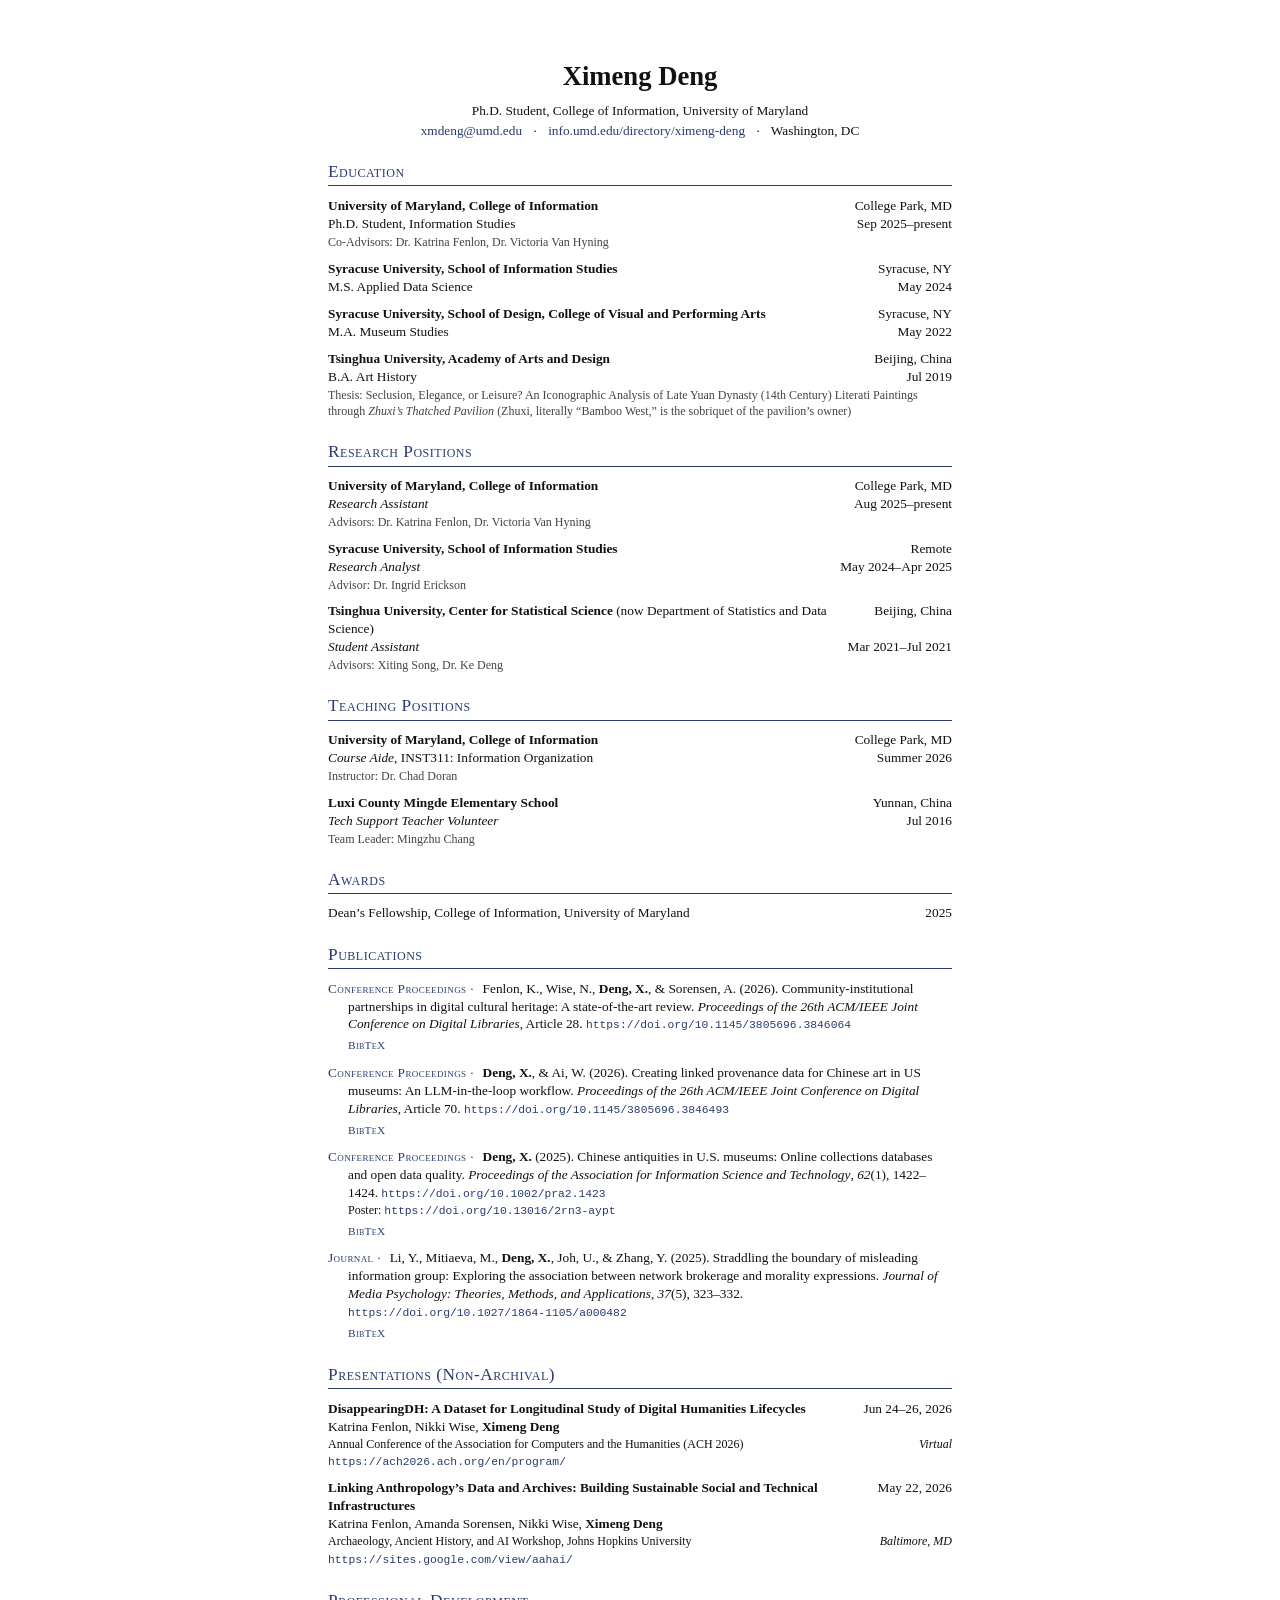
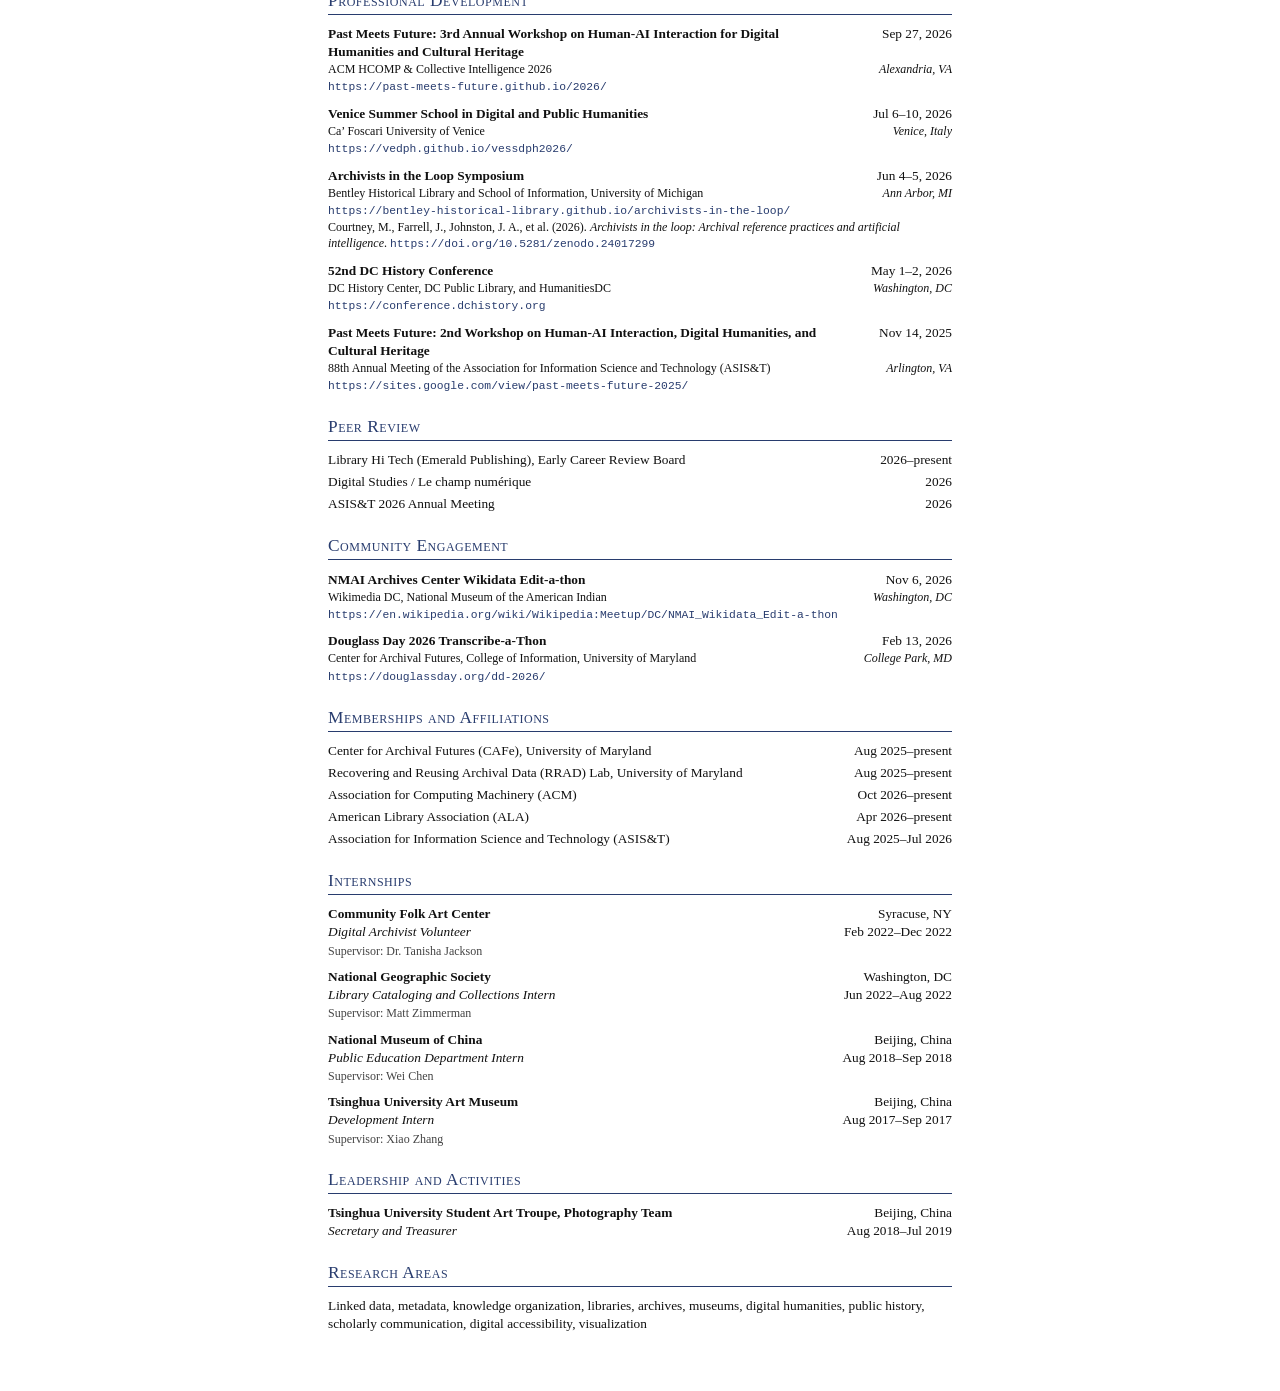
<file: cv/index.html>
<!doctype html>
<html lang="en">
<head>
  <meta charset="utf-8">
  <meta name="viewport" content="width=device-width, initial-scale=1">
  <title>Ximeng Deng — CV</title>
  <link rel="stylesheet" href="style.css">
</head>
<body>
<main class="cv">

  <!-- ============ Header ============ -->
  <header>
    <h1>Ximeng Deng</h1>
    <p>Ph.D. Student, College of Information, University of Maryland</p>
    <p>
      <a href="mailto:xmdeng@umd.edu">xmdeng@umd.edu</a>
      <span class="sep">·</span>
      <a href="https://info.umd.edu/directory/ximeng-deng/">info.umd.edu/directory/ximeng-deng</a>
      <span class="sep">·</span>
      Washington, DC
    </p>
  </header>

  <!-- ============ Education ============ -->
  <section>
    <h2>Education</h2>

    <div class="entry org">
      <div class="row"><span class="title">University of Maryland, College of Information</span><span class="loc">College Park, MD</span></div>
      <div class="row"><span>Ph.D. Student, Information Studies</span><span class="date">Sep 2025–present</span></div>
      <div class="note">Co-Advisors: Dr. Katrina Fenlon, Dr. Victoria Van Hyning</div>
    </div>

    <div class="entry org">
      <div class="row"><span class="title">Syracuse University, School of Information Studies</span><span class="loc">Syracuse, NY</span></div>
      <div class="row"><span>M.S. Applied Data Science</span><span class="date">May 2024</span></div>
    </div>

    <div class="entry org">
      <div class="row"><span class="title">Syracuse University, School of Design, College of Visual and Performing Arts</span><span class="loc">Syracuse, NY</span></div>
      <div class="row"><span>M.A. Museum Studies</span><span class="date">May 2022</span></div>
    </div>

    <div class="entry org">
      <div class="row"><span class="title">Tsinghua University, Academy of Arts and Design</span><span class="loc">Beijing, China</span></div>
      <div class="row"><span>B.A. Art History</span><span class="date">Jul 2019</span></div>
      <div class="note">Thesis: Seclusion, Elegance, or Leisure? An Iconographic Analysis of Late Yuan Dynasty (14th Century) Literati Paintings through <i>Zhuxi’s Thatched Pavilion</i> (Zhuxi, literally “Bamboo West,” is the sobriquet of the pavilion’s owner)</div>
    </div>
  </section>

  <!-- ============ Research Positions ============ -->
  <section>
    <h2>Research Positions</h2>

    <div class="entry org">
      <div class="row"><span class="title">University of Maryland, College of Information</span><span class="loc">College Park, MD</span></div>
      <div class="row"><span><i>Research Assistant</i></span><span class="date">Aug 2025–present</span></div>
      <div class="note">Advisors: Dr. Katrina Fenlon, Dr. Victoria Van Hyning</div>
    </div>

    <div class="entry org">
      <div class="row"><span class="title">Syracuse University, School of Information Studies</span><span class="loc">Remote</span></div>
      <div class="row"><span><i>Research Analyst</i></span><span class="date">May 2024–Apr 2025</span></div>
      <div class="note">Advisor: Dr. Ingrid Erickson</div>
    </div>

    <div class="entry org">
      <div class="row"><span class="title">Tsinghua University, Center for Statistical Science <span class="now">(now Department of Statistics and Data Science)</span></span><span class="loc">Beijing, China</span></div>
      <div class="row"><span><i>Student Assistant</i></span><span class="date">Mar 2021–Jul 2021</span></div>
      <div class="note">Advisors: Xiting Song, Dr. Ke Deng</div>
    </div>
  </section>

  <!-- ============ Teaching Positions ============ -->
  <section>
    <h2>Teaching Positions</h2>

    <div class="entry org">
      <div class="row"><span class="title">University of Maryland, College of Information</span><span class="loc">College Park, MD</span></div>
      <div class="row"><span><i>Course Aide</i>, INST311: Information Organization</span><span class="date">Summer 2026</span></div>
      <div class="note">Instructor: Dr. Chad Doran</div>
    </div>

    <div class="entry org">
      <div class="row"><span class="title">Luxi County Mingde Elementary School</span><span class="loc">Yunnan, China</span></div>
      <div class="row"><span><i>Tech Support Teacher Volunteer</i></span><span class="date">Jul 2016</span></div>
      <div class="note">Team Leader: Mingzhu Chang</div>
    </div>
  </section>

  <!-- ============ Awards ============ -->
  <section>
    <h2>Awards</h2>

    <ul class="plain">
      <li class="row"><span>Dean’s Fellowship, College of Information, University of Maryland</span><span class="date">2025</span></li>
    </ul>
  </section>

  <!-- ============ Publications ============ -->
  <section>
    <h2>Publications</h2>

    <!-- PUBLICATIONS:START (generated by build.py from publications.bib; do not edit by hand) -->
    <ul class="pubs">
      <li>
        <span class="tag">Conference Proceedings</span>
        Fenlon, K., Wise, N., <b>Deng, X.</b>, &amp; Sorensen, A. (2026). Community-institutional partnerships in digital cultural heritage: A state-of-the-art review. <em>Proceedings of the 26th ACM/IEEE Joint Conference on Digital Libraries</em>, Article 28. <a class="url" href="https://doi.org/10.1145/3805696.3846064">https://doi.org/10.1145/3805696.3846064</a>
        <details class="bib"><summary>BibTeX</summary><pre>@inproceedings{10.1145/3805696.3846064,
author = {Fenlon, Katrina and Wise, Nikki and Deng, Ximeng and Sorensen, Amanda},
title = {Community-institutional partnerships in digital cultural heritage: A state-of-the-art review},
year = {2026},
isbn = {9798400725975},
publisher = {Association for Computing Machinery},
address = {New York, NY, USA},
url = {https://doi.org/10.1145/3805696.3846064},
doi = {10.1145/3805696.3846064},
abstract = {Cultural institutions increasingly partner with communities of all kinds to collect and steward the burgeoning record of our digital cultural heritage. However, there is little empirical work characterizing the landscape of partnerships: what they specifically aim to achieve, how they go about it, and where we might find gaps in practice or opportunities to increase community engagement in digital cultural heritage work. We conducted a state-of-the-art-review to understand the state of community-institutional partnerships in digital cultural heritage. Our review began with the question: How are institutions contributing to the preservation and sustainability of community-driven cultural heritage projects? This review covers 181 partnership projects, identifying 12 primary objectives driving these projects and 24 high-level approaches they take in pursuit of their goals. Our findings suggest opportunities to broaden the conversation on digital curation and digital preservation for cultural collections, and to examine digital infrastructures for improving collaborative and community-engaged efforts. Our framework of objectives and approaches offers a vocabulary for communities and institutions to use in partnership planning, including for finding appropriate opportunities for leveraging emerging technologies in support of their collaborative work.},
booktitle = {Proceedings of the 26th ACM/IEEE Joint Conference on Digital Libraries},
articleno = {28},
numpages = {5},
keywords = {Community, Digital archives, Digital cultural heritage, Digital preservation, Sustainability, collaboration},
location = {Frisco, USA},
series = {JCDL '26}
}</pre></details>
      </li>
      <li>
        <span class="tag">Conference Proceedings</span>
        <b>Deng, X.</b>, &amp; Ai, W. (2026). Creating linked provenance data for Chinese art in US museums: An LLM-in-the-loop workflow. <em>Proceedings of the 26th ACM/IEEE Joint Conference on Digital Libraries</em>, Article 70. <a class="url" href="https://doi.org/10.1145/3805696.3846493">https://doi.org/10.1145/3805696.3846493</a>
        <details class="bib"><summary>BibTeX</summary><pre>@inproceedings{10.1145/3805696.3846493,
author = {Deng, Ximeng and Ai, Wei},
title = {Creating Linked Provenance Data for {Chinese} Art in {US} Museums: An {LLM}-in-the-Loop Workflow},
year = {2026},
isbn = {9798400725975},
publisher = {Association for Computing Machinery},
address = {New York, NY, USA},
url = {https://doi.org/10.1145/3805696.3846493},
doi = {10.1145/3805696.3846493},
abstract = {Provenance research investigates the ownership histories of museum objects, but records are typically documented as semi-structured or unstructured free text, which limits computational and comparative analysis within and across institutions. This paper presents a reusable LLM-in-the-loop workflow—with all scripts and prompts shared—that transforms such records into structured, authority-linked data through schema-constrained extraction, source-grounding validation, entity pooling, Wikidata reconciliation, and disambiguation, with audit metadata preserved throughout to support traceability and human review. We applied the workflow to 1,829 provenance records of pre-1912 Chinese artworks at the Art Institute of Chicago. The workflow identified 314 distinct collecting actors, of which 114 were matched to Wikidata. Newly created Wikidata items were also incorporated in subsequent runs, showing that the workflow supports the participation of Libraries, Archives, and Museums (LAMs) in building shared authority data. Beyond the pilot dataset, the workflow contributes to digital scholarship infrastructure for non-Western collections, enabling researchers to map historical collecting networks and formulate new questions made possible by linked data.},
booktitle = {Proceedings of the 26th ACM/IEEE Joint Conference on Digital Libraries},
articleno = {70},
numpages = {5},
location = {Frisco, USA},
series = {JCDL '26}
}</pre></details>
      </li>
      <li>
        <span class="tag">Conference Proceedings</span>
        <b>Deng, X.</b> (2025). Chinese antiquities in U.S. museums: Online collections databases and open data quality. <em>Proceedings of the Association for Information Science and Technology</em>, <em>62</em>(1), 1422–1424. <a class="url" href="https://doi.org/10.1002/pra2.1423">https://doi.org/10.1002/pra2.1423</a>
        <span class="extra">Poster: <a class="url" href="https://doi.org/10.13016/2rn3-aypt">https://doi.org/10.13016/2rn3-aypt</a></span>
        <details class="bib"><summary>BibTeX</summary><pre>@article{https://doi.org/10.1002/pra2.1423,
author = {Deng, Ximeng},
title = {{Chinese} Antiquities in {U.S.\ }Museums: Online Collections Databases and Open Data Quality},
journal = {Proceedings of the Association for Information Science and Technology},
volume = {62},
number = {1},
pages = {1422-1424},
keywords = {Museum Informatics, open data, collection access, digital cataloging, provenance},
doi = {10.1002/pra2.1423},
url = {https://asistdl.onlinelibrary.wiley.com/doi/abs/10.1002/pra2.1423},
eprint = {https://asistdl.onlinelibrary.wiley.com/doi/pdf/10.1002/pra2.1423},
abstract = {Bringing museum information resources online benefits the public and researchers. Despite decades of digitization, open access, and collaborative data sharing initiatives, few empirical studies have evaluated information retrieval effectiveness and open data quality. This poster uses web-based content analysis and a case study to review over 180,000 Chinese antiquities in 61 U.S. museums. Findings reveal intertwined curatorial and cataloging practices, challenges around the structural-flexibility tradeoff, and limited inter-institutional data interoperability. This poster contributes to the digital curation of non-Western cultural objects, digital scholarships, and provenance research.},
year = {2025}
}

@misc{deng2025poster,
author = {Deng, Ximeng},
title = {{Chinese} Antiquities in {US} Museums: Online Collections Databases and Open Data Quality},
year = {2025},
howpublished = {Poster presented at the 88th Annual Meeting of the Association for Information Science and Technology (ASIS\&amp;T 2025), Arlington, VA},
publisher = {Digital Repository at the University of Maryland (DRUM)},
doi = {10.13016/2rn3-aypt},
url = {http://hdl.handle.net/1903/35231},
note = {Poster}
}</pre></details>
      </li>
      <li>
        <span class="tag">Journal</span>
        Li, Y., Mitiaeva, M., <b>Deng, X.</b>, Joh, U., &amp; Zhang, Y. (2025). Straddling the boundary of misleading information group: Exploring the association between network brokerage and morality expressions. <em>Journal of Media Psychology: Theories, Methods, and Applications</em>, <em>37</em>(5), 323–332. <a class="url" href="https://doi.org/10.1027/1864-1105/a000482">https://doi.org/10.1027/1864-1105/a000482</a>
        <details class="bib"><summary>BibTeX</summary><pre>@article{li2025straddling,
author = {Li, Yiqi and Mitiaeva, Marina and Deng, Ximeng and Joh, Una and Zhang, Yafei},
title = {Straddling the boundary of misleading information group: Exploring the association between network brokerage and morality expressions},
journal = {Journal of Media Psychology: Theories, Methods, and Applications},
volume = {37},
number = {5},
pages = {323--332},
year = {2025},
issn = {1864-1105},
doi = {10.1027/1864-1105/a000482},
abstract = {Existing misleading information studies mostly focus on either the message content or social network structures, overlooking the association between the content and structural factors. This research examines the role of brokers, the key network actors straddling between misleading and true/regular information groups. Content-wise, morality expressions are examined, which signal social media users’ expressions toward what is right and wrong. This research provides insights into the understudied relationship between network brokerage and moral expressions and identifies connections between moral foundation and network brokerage theories. Findings suggest that binding morality (i.e., authority and loyalty) is dominant among network brokers. Practical strategies are suggested toward potentially harnessing the power of brokers and moral framing to help combat the spread of misleading information.},
url = {https://doi.org/10.1027/1864-1105/a000482}
}</pre></details>
      </li>
    </ul>
    <!-- PUBLICATIONS:END -->
  </section>

  <!-- ============ Presentations (Non-Archival) ============ -->
  <section>
    <h2>Presentations (Non-Archival)</h2>

    <div class="entry">
      <div class="row"><span class="title">DisappearingDH: A Dataset for Longitudinal Study of Digital Humanities Lifecycles</span><span class="date">Jun 24–26, 2026</span></div>
      <div>Katrina Fenlon, Nikki Wise, <b>Ximeng Deng</b></div>
      <div class="row venue"><span>Annual Conference of the Association for Computers and the Humanities (ACH 2026)</span><span class="loc">Virtual</span></div>
      <a class="url" href="https://ach2026.ach.org/en/program/">https://ach2026.ach.org/en/program/</a>
    </div>

    <div class="entry">
      <div class="row"><span class="title">Linking Anthropology’s Data and Archives: Building Sustainable Social and Technical Infrastructures</span><span class="date">May 22, 2026</span></div>
      <div>Katrina Fenlon, Amanda Sorensen, Nikki Wise, <b>Ximeng Deng</b></div>
      <div class="row venue"><span>Archaeology, Ancient History, and AI Workshop, Johns Hopkins University</span><span class="loc">Baltimore, MD</span></div>
      <a class="url" href="https://sites.google.com/view/aahai/">https://sites.google.com/view/aahai/</a>
    </div>
  </section>

  <!-- ============ Professional Development ============ -->
  <section>
    <h2>Professional Development</h2>

    <div class="entry">
      <div class="row"><span class="title">Past Meets Future: 3rd Annual Workshop on Human-AI Interaction for Digital Humanities and Cultural Heritage</span><span class="date">Sep 27, 2026</span></div>
      <div class="row venue"><span>ACM HCOMP &amp; Collective Intelligence 2026</span><span class="loc">Alexandria, VA</span></div>
      <a class="url" href="https://past-meets-future.github.io/2026/">https://past-meets-future.github.io/2026/</a>
    </div>

    <div class="entry">
      <div class="row"><span class="title">Venice Summer School in Digital and Public Humanities</span><span class="date">Jul 6–10, 2026</span></div>
      <div class="row venue"><span>Ca’ Foscari University of Venice</span><span class="loc">Venice, Italy</span></div>
      <a class="url" href="https://vedph.github.io/vessdph2026/">https://vedph.github.io/vessdph2026/</a>
    </div>

    <div class="entry">
      <div class="row"><span class="title">Archivists in the Loop Symposium</span><span class="date">Jun 4–5, 2026</span></div>
      <div class="row venue"><span>Bentley Historical Library and School of Information, University of Michigan</span><span class="loc">Ann Arbor, MI</span></div>
      <a class="url" href="https://bentley-historical-library.github.io/archivists-in-the-loop/">https://bentley-historical-library.github.io/archivists-in-the-loop/</a>
      <span class="extra">Courtney, M., Farrell, J., Johnston, J. A., et al. (2026). <i>Archivists in the loop: Archival reference practices and artificial intelligence</i>. <a class="url" href="https://doi.org/10.5281/zenodo.24017299">https://doi.org/10.5281/zenodo.24017299</a></span>
    </div>

    <div class="entry">
      <div class="row"><span class="title">52nd DC History Conference</span><span class="date">May 1–2, 2026</span></div>
      <div class="row venue"><span>DC History Center, DC Public Library, and HumanitiesDC</span><span class="loc">Washington, DC</span></div>
      <a class="url" href="https://conference.dchistory.org">https://conference.dchistory.org</a>
    </div>

    <div class="entry">
      <div class="row"><span class="title">Past Meets Future: 2nd Workshop on Human-AI Interaction, Digital Humanities, and Cultural Heritage</span><span class="date">Nov 14, 2025</span></div>
      <div class="row venue"><span>88th Annual Meeting of the Association for Information Science and Technology (ASIS&amp;T)</span><span class="loc">Arlington, VA</span></div>
      <a class="url" href="https://sites.google.com/view/past-meets-future-2025/">https://sites.google.com/view/past-meets-future-2025/</a>
    </div>
  </section>

  <!-- ============ Peer Review ============ -->
  <section>
    <h2>Peer Review</h2>

    <ul class="plain">
      <li class="row"><span>Library Hi Tech (Emerald Publishing), Early Career Review Board</span><span class="date">2026–present</span></li>
      <li class="row"><span>Digital Studies / Le champ numérique</span><span class="date">2026</span></li>
      <li class="row"><span>ASIS&amp;T 2026 Annual Meeting</span><span class="date">2026</span></li>
    </ul>
  </section>

  <!-- ============ Community Engagement ============ -->
  <section>
    <h2>Community Engagement</h2>

    <div class="entry">
      <div class="row"><span class="title">NMAI Archives Center Wikidata Edit-a-thon</span><span class="date">Nov 6, 2026</span></div>
      <div class="row venue"><span>Wikimedia DC, National Museum of the American Indian</span><span class="loc">Washington, DC</span></div>
      <a class="url" href="https://en.wikipedia.org/wiki/Wikipedia:Meetup/DC/NMAI_Wikidata_Edit-a-thon">https://en.wikipedia.org/wiki/Wikipedia:Meetup/DC/NMAI_Wikidata_Edit-a-thon</a>
    </div>

    <div class="entry">
      <div class="row"><span class="title">Douglass Day 2026 Transcribe-a-Thon</span><span class="date">Feb 13, 2026</span></div>
      <div class="row venue"><span>Center for Archival Futures, College of Information, University of Maryland</span><span class="loc">College Park, MD</span></div>
      <a class="url" href="https://douglassday.org/dd-2026/">https://douglassday.org/dd-2026/</a>
    </div>
  </section>

  <!-- ============ Memberships and Affiliations ============ -->
  <section>
    <h2>Memberships and Affiliations</h2>

    <ul class="plain">
      <li class="row"><span>Center for Archival Futures (CAFe), University of Maryland</span><span class="date">Aug 2025–present</span></li>
      <li class="row"><span>Recovering and Reusing Archival Data (RRAD) Lab, University of Maryland</span><span class="date">Aug 2025–present</span></li>
      <li class="row"><span>Association for Computing Machinery (ACM)</span><span class="date">Oct 2026–present</span></li>
      <li class="row"><span>American Library Association (ALA)</span><span class="date">Apr 2026–present</span></li>
      <li class="row"><span>Association for Information Science and Technology (ASIS&amp;T)</span><span class="date">Aug 2025–Jul 2026</span></li>
    </ul>
  </section>

  <!-- ============ Internships ============ -->
  <section>
    <h2>Internships</h2>

    <div class="entry org">
      <div class="row"><span class="title">Community Folk Art Center</span><span class="loc">Syracuse, NY</span></div>
      <div class="row"><span><i>Digital Archivist Volunteer</i></span><span class="date">Feb 2022–Dec 2022</span></div>
      <div class="note">Supervisor: Dr. Tanisha Jackson</div>
    </div>

    <div class="entry org">
      <div class="row"><span class="title">National Geographic Society</span><span class="loc">Washington, DC</span></div>
      <div class="row"><span><i>Library Cataloging and Collections Intern</i></span><span class="date">Jun 2022–Aug 2022</span></div>
      <div class="note">Supervisor: Matt Zimmerman</div>
    </div>

    <div class="entry org">
      <div class="row"><span class="title">National Museum of China</span><span class="loc">Beijing, China</span></div>
      <div class="row"><span><i>Public Education Department Intern</i></span><span class="date">Aug 2018–Sep 2018</span></div>
      <div class="note">Supervisor: Wei Chen</div>
    </div>

    <div class="entry org">
      <div class="row"><span class="title">Tsinghua University Art Museum</span><span class="loc">Beijing, China</span></div>
      <div class="row"><span><i>Development Intern</i></span><span class="date">Aug 2017–Sep 2017</span></div>
      <div class="note">Supervisor: Xiao Zhang</div>
    </div>
  </section>

  <!-- ============ Leadership and Activities ============ -->
  <section>
    <h2>Leadership and Activities</h2>

    <div class="entry org">
      <div class="row"><span class="title">Tsinghua University Student Art Troupe, Photography Team</span><span class="loc">Beijing, China</span></div>
      <div class="row"><span><i>Secretary and Treasurer</i></span><span class="date">Aug 2018–Jul 2019</span></div>
    </div>

  </section>

  <!-- ============ Research Areas ============ -->
  <section>
    <h2>Research Areas</h2>
    <p class="keywords">Linked data, metadata, knowledge organization, libraries, archives, museums, digital humanities, public history, scholarly communication, digital accessibility, visualization</p>
  </section>

</main>

<script>
  // add a "Copy" button to every BibTeX block
  document.querySelectorAll('.bib pre').forEach(pre => {
    const btn = document.createElement('button');
    btn.className = 'copy';
    btn.textContent = 'Copy';
    btn.onclick = () => navigator.clipboard.writeText(pre.textContent).then(() => {
      btn.textContent = 'Copied';
      setTimeout(() => btn.textContent = 'Copy', 1500);
    });
    pre.before(btn);
  });
</script>
</body>
</html>
</file>
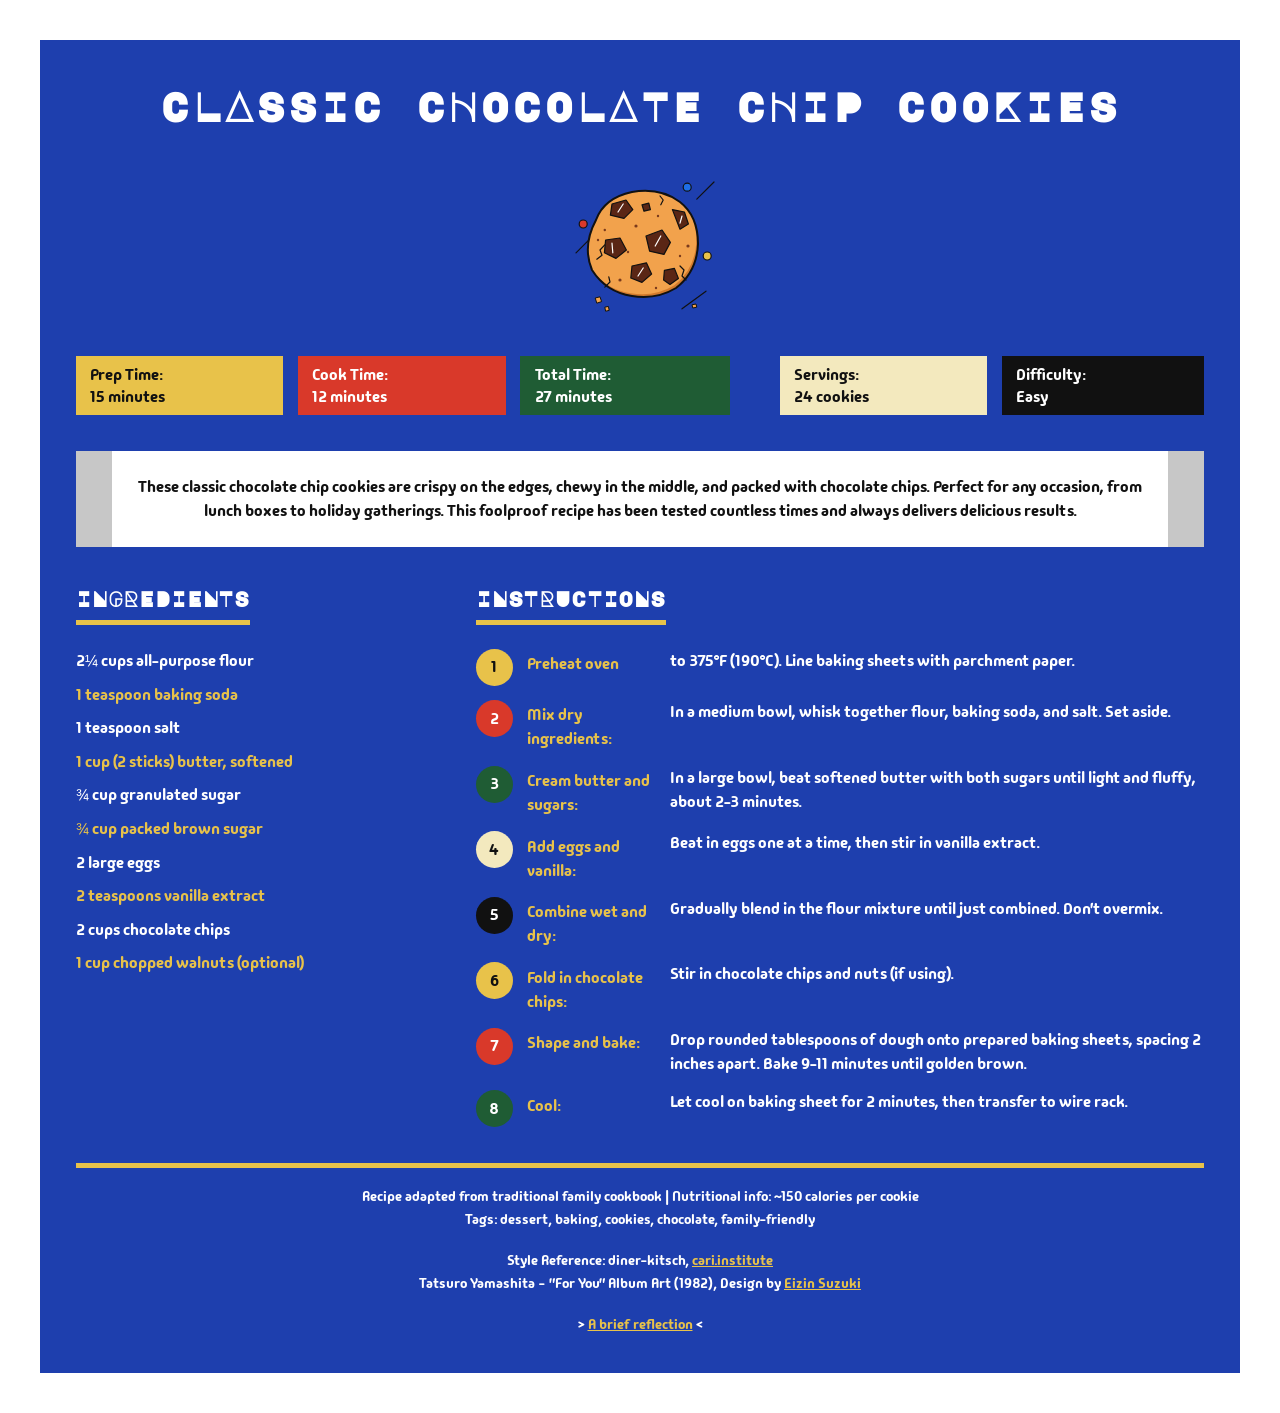
<file: INST630/week3/index.html>
<!DOCTYPE html>
<html lang="en">
<head>
    <meta charset="UTF-8">
    <meta name="viewport" content="width=device-width, initial-scale=1.0">
    <title>Recipe Card Assignment - Make This Beautiful!</title>
    <link rel="stylesheet" href="style.css">
</head>
<body>
    <div class="recipe-container">
        <!-- Recipe Header Section -->
        <header class="recipe-header">
            <h1 class="recipe-title">Classic Chocolate Chip Cookies</h1>
            <svg class="recipe-image" viewBox="0 0 400 400" role="img" aria-label="A Golden Brown Classic Chocolate Chip Cookie" xmlns="http://www.w3.org/2000/svg">
                <defs>
                    <path id="cookie" d="M90 150 Q110 95 180 80 Q250 68 300 105 Q345 140 345 210 Q342 280 290 320 Q240 350 180 340 Q115 330 80 275 Q55 215 90 150 Z"/>
                    <clipPath id="clip"><use href="#cookie"/></clipPath>
                </defs>

                <!-- decorative lines and dots -->
                <g stroke="#111111" stroke-width="3" stroke-linecap="round">
                    <line x1="40" y1="232" x2="78" y2="194"/>
                    <line x1="342" y1="98" x2="385" y2="55"/>
                    <line x1="305" y1="372" x2="365" y2="328"/>
                </g>
                <circle cx="58" cy="160" r="10" fill="#D9392A" stroke="#111111" stroke-width="3"/>
                <circle cx="318" cy="68" r="10" fill="#1E6FE6" stroke="#111111" stroke-width="3"/>
                <circle cx="368" cy="240" r="10" fill="#E8C24A" stroke="#111111" stroke-width="3"/>

                <!-- cookie body: shadow base + top -->
                <use href="#cookie" fill="#D27A2C"/>
                <g clip-path="url(#clip)">
    <use href="#cookie" fill="#F2A24C" transform="translate(-4 -7)"/>
</g>
                <use href="#cookie" fill="none" stroke="#111111" stroke-width="5" stroke-linejoin="round"/>

                <!-- cracks -->
                <g fill="none" stroke="#111111" stroke-width="3" stroke-linecap="round" stroke-linejoin="round">
                    <polyline points="92,248 105,238 100,225 112,212"/>
                    <polyline points="112,318 125,305 122,292"/>
                    <polyline points="300,265 310,275 305,290 315,300"/>
                    <polyline points="250,90 258,100 252,112"/>
                </g>

                <!-- chocolate chunks -->
                <g stroke="#111111" stroke-width="3" stroke-linejoin="round">
                    <polygon points="130,110 165,100 182,124 160,146 126,138" fill="#5A2615"/>
                    <polygon points="215,190 255,175 276,206 260,236 224,228" fill="#5A2615"/>
                    <polygon points="114,200 150,195 166,225 140,246 111,232" fill="#5A2615"/>
                    <polygon points="180,265 216,257 229,285 205,306 177,295" fill="#5A2615"/>
                    <polygon points="281,124 311,130 321,160 300,173" fill="#5A2615"/>
                    <polygon points="261,276 286,271 296,296 275,311 259,300" fill="#5A2615"/>
                    <polygon points="205,112 222,108 226,124 210,128" fill="#5A2615"/>
                </g>

                <!-- highlights -->
                <g stroke="#FFF" stroke-width="3" stroke-linecap="round">
                    <line x1="145" y1="130" x2="158" y2="110"/>
                    <line x1="238" y1="215" x2="252" y2="190"/>
                    <line x1="132" y1="232" x2="130" y2="208"/>
                    <line x1="195" y1="290" x2="208" y2="270"/>
                    <line x1="300" y1="158" x2="305" y2="140"/>
                </g>

                <!-- crumb specks -->
                <g fill="#7A3A1C">
                    <circle cx="190" cy="165" r="4"/>
                    <circle cx="112" cy="175" r="3"/>
                    <circle cx="245" cy="140" r="3"/>
                    <circle cx="170" cy="230" r="3"/>
                    <circle cx="320" cy="215" r="4"/>
                    <circle cx="150" cy="300" r="4"/>
                    <circle cx="240" cy="320" r="3"/>
                    <circle cx="95" cy="200" r="3"/>
                    <circle cx="300" cy="240" r="3"/>
                </g>

                <!-- fallen crumbs -->
                <g fill="#F2A24C" stroke="#111111" stroke-width="2.5" stroke-linejoin="round">
                    <polygon points="88,345 100,342 104,354 92,358"/>
                    <polygon points="112,368 121,366 123,376 114,378"/>
                    <polygon points="330,362 340,360 342,368 332,370"/>
                </g>
            </svg>
        </header>

        <!-- Recipe Meta Information -->
        <section class="recipe-meta">
            <div class="meta-item">
                <strong>Prep Time:</strong> 15 minutes
            </div>
            <div class="meta-item">
                <strong>Cook Time:</strong> 12 minutes
            </div>
            <div class="meta-item">
                <strong>Total Time:</strong> 27 minutes
            </div>
            <div class="meta-item">
                <strong>Servings:</strong> 24 cookies
            </div>
            <div class="meta-item">
                <strong>Difficulty:</strong> Easy
            </div>
        </section>

        <!-- Recipe Description -->
        <section class="recipe-description">
            <p>These classic chocolate chip cookies are crispy on the edges, chewy in the middle, and packed with chocolate chips. Perfect for any occasion, from lunch boxes to holiday gatherings. This foolproof recipe has been tested countless times and always delivers delicious results.</p>
        </section>

        <!-- Ingredients Section -->
        <section class="ingredients-section">
            <h2>Ingredients</h2>
            <ul class="ingredients-list">
                <li>2¼ cups all-purpose flour</li>
                <li>1 teaspoon baking soda</li>
                <li>1 teaspoon salt</li>
                <li>1 cup (2 sticks) butter, softened</li>
                <li>¾ cup granulated sugar</li>
                <li>¾ cup packed brown sugar</li>
                <li>2 large eggs</li>
                <li>2 teaspoons vanilla extract</li>
                <li>2 cups chocolate chips</li>
                <li>1 cup chopped walnuts (optional)</li>
            </ul>
        </section>

        <!-- Instructions Section -->
        <section class="instructions-section">
            <h2>Instructions</h2>
            <ol class="instructions-list">
                <li class="instruction-step">
                    <strong>Preheat oven</strong> to 375°F (190°C). Line baking sheets with parchment paper.
                </li>
                <li class="instruction-step">
                    <strong>Mix dry ingredients:</strong> In a medium bowl, whisk together flour, baking soda, and salt. Set aside.
                </li>
                <li class="instruction-step">
                    <strong>Cream butter and sugars:</strong> In a large bowl, beat softened butter with both sugars until light and fluffy, about 2-3 minutes.
                </li>
                <li class="instruction-step">
                    <strong>Add eggs and vanilla:</strong> Beat in eggs one at a time, then stir in vanilla extract.
                </li>
                <li class="instruction-step">
                    <strong>Combine wet and dry:</strong> Gradually blend in the flour mixture until just combined. Don't overmix.
                </li>
                <li class="instruction-step">
                    <strong>Fold in chocolate chips:</strong> Stir in chocolate chips and nuts (if using).
                </li>
                <li class="instruction-step">
                    <strong>Shape and bake:</strong> Drop rounded tablespoons of dough onto prepared baking sheets, spacing 2 inches apart. Bake 9-11 minutes until golden brown.
                </li>
                <li class="instruction-step">
                    <strong>Cool:</strong> Let cool on baking sheet for 2 minutes, then transfer to wire rack.
                </li>
            </ol>
        </section>

        <!-- Recipe Footer -->
        <footer class="recipe-footer">
            <p>Recipe adapted from traditional family cookbook | Nutritional info: ~150 calories per cookie</p>
            <p>Tags: dessert, baking, cookies, chocolate, family-friendly</p>
            <p>Style Reference: diner-kitsch, <a href="https://cari.institute/aesthetics/diner-kitsch">cari.institute</a></p>
            <p>Tatsuro Yamashita - "For You" Album Art (1982), Design by <a href="http://eizin.net/">Eizin Suzuki</a></p>
            <p>> <a href="https://github.com/XimengDeng/ximengdeng.github.io/blob/main/INST630/week3/A%20brief%20reflection">A brief reflection</a> <</p>
        </footer>
    </div>
</body>
</html>
</file>
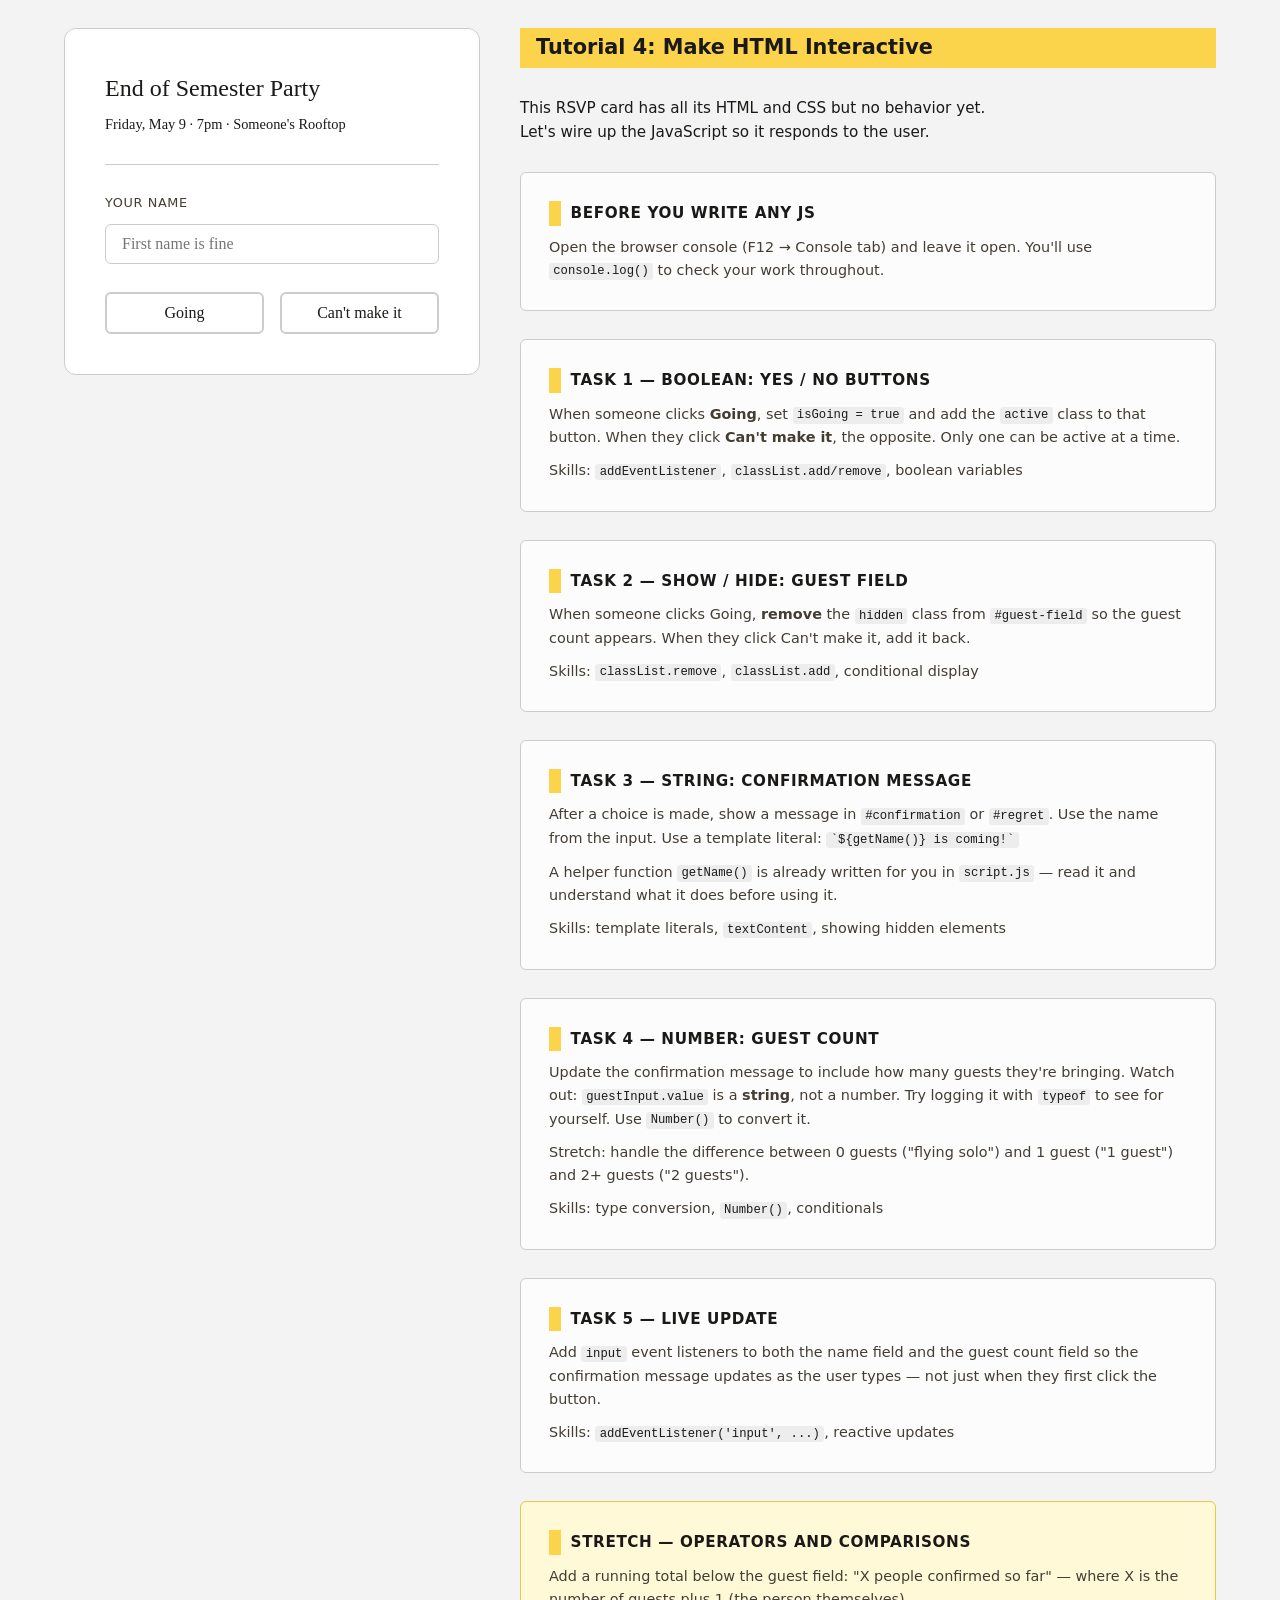
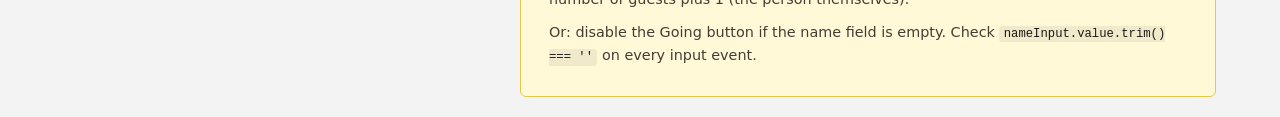
<file: INST630/week4/index.html>
<!DOCTYPE html>
<html lang="en">
<head>
  <meta charset="UTF-8">
  <meta name="viewport" content="width=device-width, initial-scale=1.0">
  <title>Tutorial 4: JavaScript Fundamentals</title>
  <link rel="stylesheet" href="style.css">
</head>
<body>

  <div class="page">

    <!-- ── left: the RSVP card ──────────────────────────────── -->
    <div class="card" id="rsvp-card">

      <div class="event-header">
        <h1 class="event-title">End of Semester Party</h1>
        <p class="event-meta">Friday, May 9 &middot; 7pm &middot; Someone's Rooftop</p>
      </div>

      <!-- string: name -->
      <div class="field">
        <label for="name-input">Your name</label>
        <input type="text" id="name-input" placeholder="First name is fine">
      </div>

      <!-- boolean: going or not -->
      <div class="rsvp-buttons">
        <button class="btn btn-yes" id="btn-yes">Going</button>
        <button class="btn btn-no"  id="btn-no">Can't make it</button>
      </div>

      <!-- number: guest count, hidden until yes -->
      <div class="guest-field hidden" id="guest-field">
        <label for="guest-input">Bringing anyone?</label>
        <input type="number" id="guest-input" value="0" min="0" max="10">
        <!-- 
          Note: type="number" still gives you a STRING from .value
          You have to convert it. We'll see this below.
        -->
      </div>

      <!-- confirmation messages, hidden until a choice is made -->
      <div class="confirmation hidden" id="confirmation"></div>
      <div class="regret     hidden" id="regret"></div>

    </div>

    <!-- ── right: tasks panel ───────────────────────────────── -->
    <aside class="tasks-panel">

      <h2>Tutorial 4: Make HTML Interactive</h2>
      <p class="intro">
        This RSVP card has all its HTML and CSS but no behavior yet. <br />
        Let's wire up the JavaScript so it responds to the user.
      </p>

      <div class="task-group">
        <h3>Before you write any JS</h3>
        <p>Open the browser console (F12 → Console tab) and leave it open. 
           You'll use <code>console.log()</code> to check your work throughout.</p>
      </div>

      <div class="task-group">
        <h3>Task 1 — Boolean: Yes / No buttons</h3>
        <p>
          When someone clicks <strong>Going</strong>, set <code>isGoing = true</code>
          and add the <code>active</code> class to that button.
          When they click <strong>Can't make it</strong>, the opposite.
          Only one can be active at a time.
        </p>
        <p>Skills: <code>addEventListener</code>, <code>classList.add/remove</code>, boolean variables</p>
      </div>

      <div class="task-group">
        <h3>Task 2 — Show / hide: guest field</h3>
        <p>
          When someone clicks Going, <strong>remove</strong> the <code>hidden</code> class
          from <code>#guest-field</code> so the guest count appears.
          When they click Can't make it, add it back.
        </p>
        <p>Skills: <code>classList.remove</code>, <code>classList.add</code>, conditional display</p>
      </div>

      <div class="task-group">
        <h3>Task 3 — String: confirmation message</h3>
        <p>
          After a choice is made, show a message in <code>#confirmation</code> or 
          <code>#regret</code>. Use the name from the input.
          Use a template literal: <code>`${getName()} is coming!`</code>
        </p>
        <p>
          A helper function <code>getName()</code> is already written for you in 
          <code>script.js</code> — read it and understand what it does before using it.
        </p>
        <p>Skills: template literals, <code>textContent</code>, showing hidden elements</p>
      </div>

      <div class="task-group">
        <h3>Task 4 — Number: guest count</h3>
        <p>
          Update the confirmation message to include how many guests they're bringing.
          Watch out: <code>guestInput.value</code> is a <strong>string</strong>, not a number.
          Try logging it with <code>typeof</code> to see for yourself.
          Use <code>Number()</code> to convert it.
        </p>
        <p>
          Stretch: handle the difference between 0 guests ("flying solo") and 
          1 guest ("1 guest") and 2+ guests ("2 guests").
        </p>
        <p>Skills: type conversion, <code>Number()</code>, conditionals</p>
      </div>

      <div class="task-group">
        <h3>Task 5 — Live update</h3>
        <p>
          Add <code>input</code> event listeners to both the name field and the guest
          count field so the confirmation message updates as the user types —
          not just when they first click the button.
        </p>
        <p>Skills: <code>addEventListener('input', ...)</code>, reactive updates</p>
      </div>

      <div class="task-group task-stretch">
        <h3>Stretch — Operators and comparisons</h3>
        <p>
          Add a running total below the guest field: 
          "X people confirmed so far" — where X is the number of guests plus 1 (the person themselves).
        </p>
        <p>
          Or: disable the Going button if the name field is empty.
          Check <code>nameInput.value.trim() === ''</code> on every input event.
        </p>
      </div>

    </aside>

  </div>

  <script src="script.js"></script>
</body>
</html>
</file>
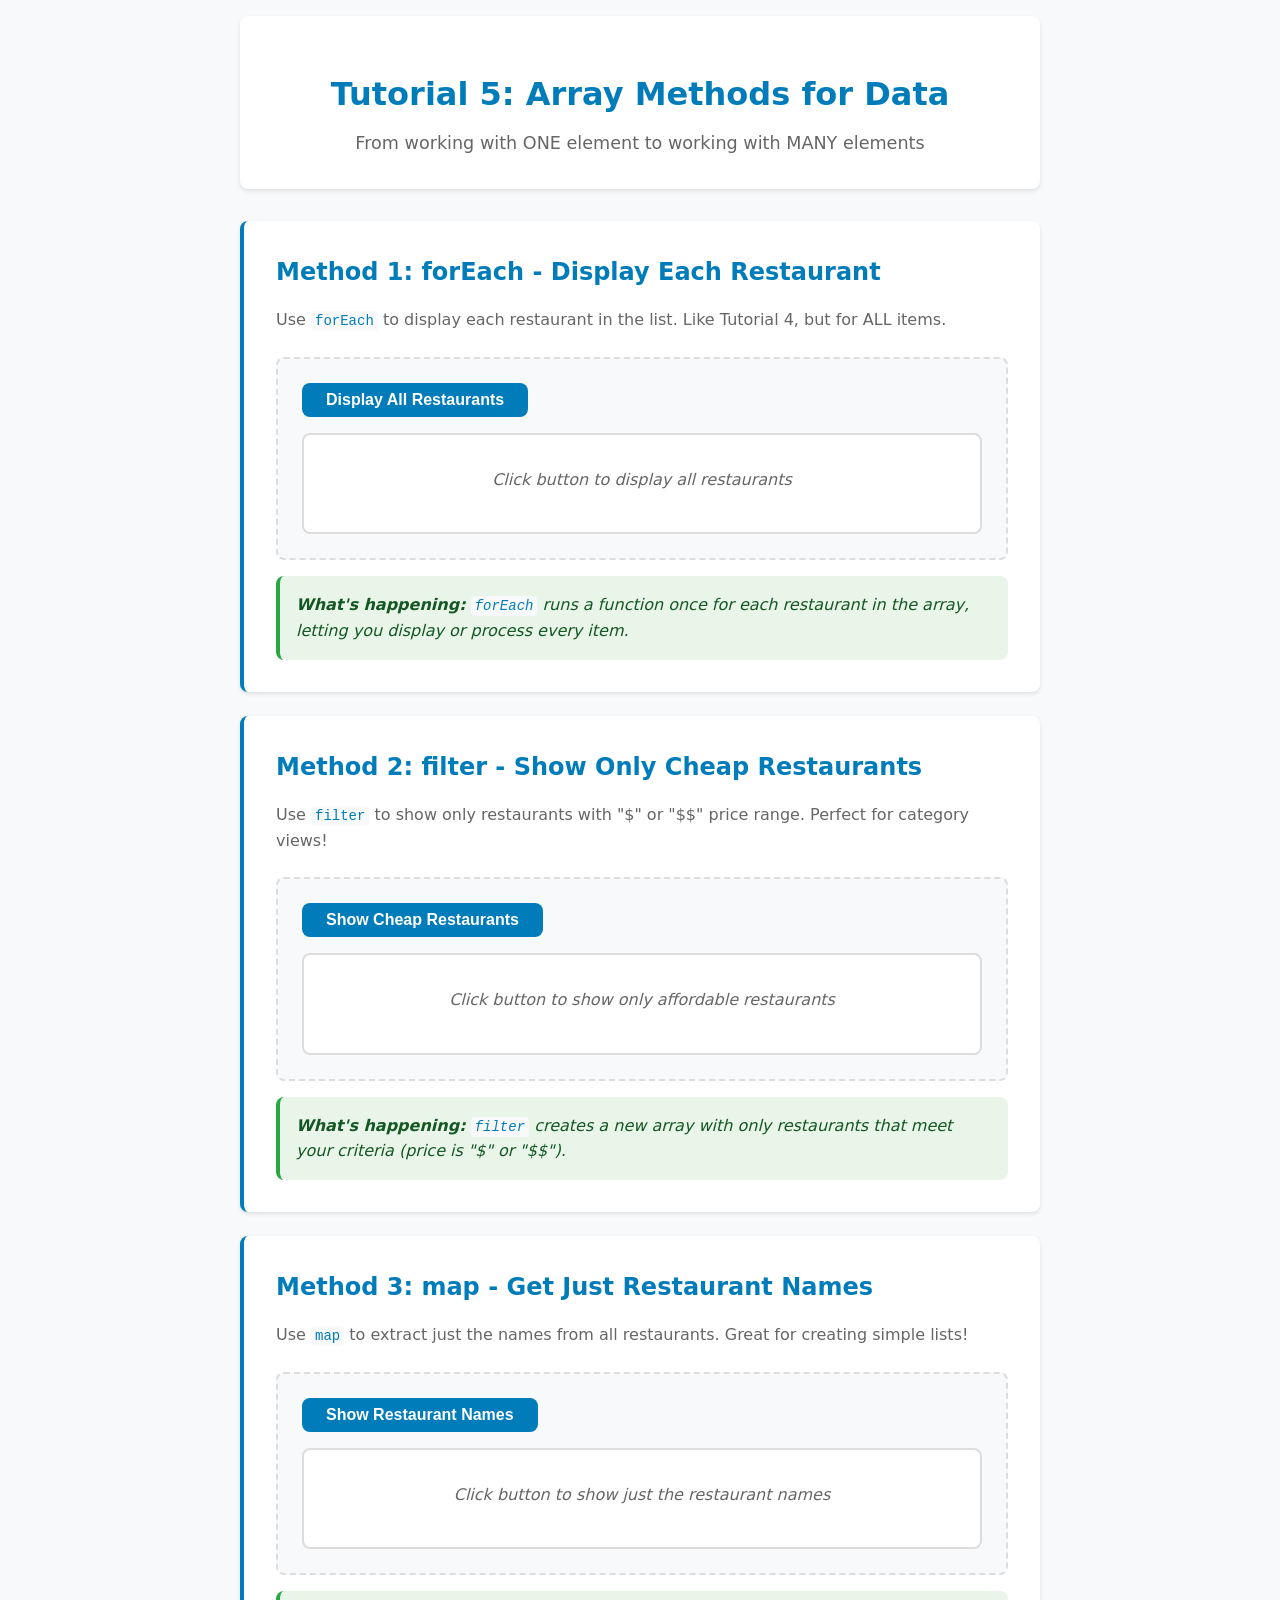
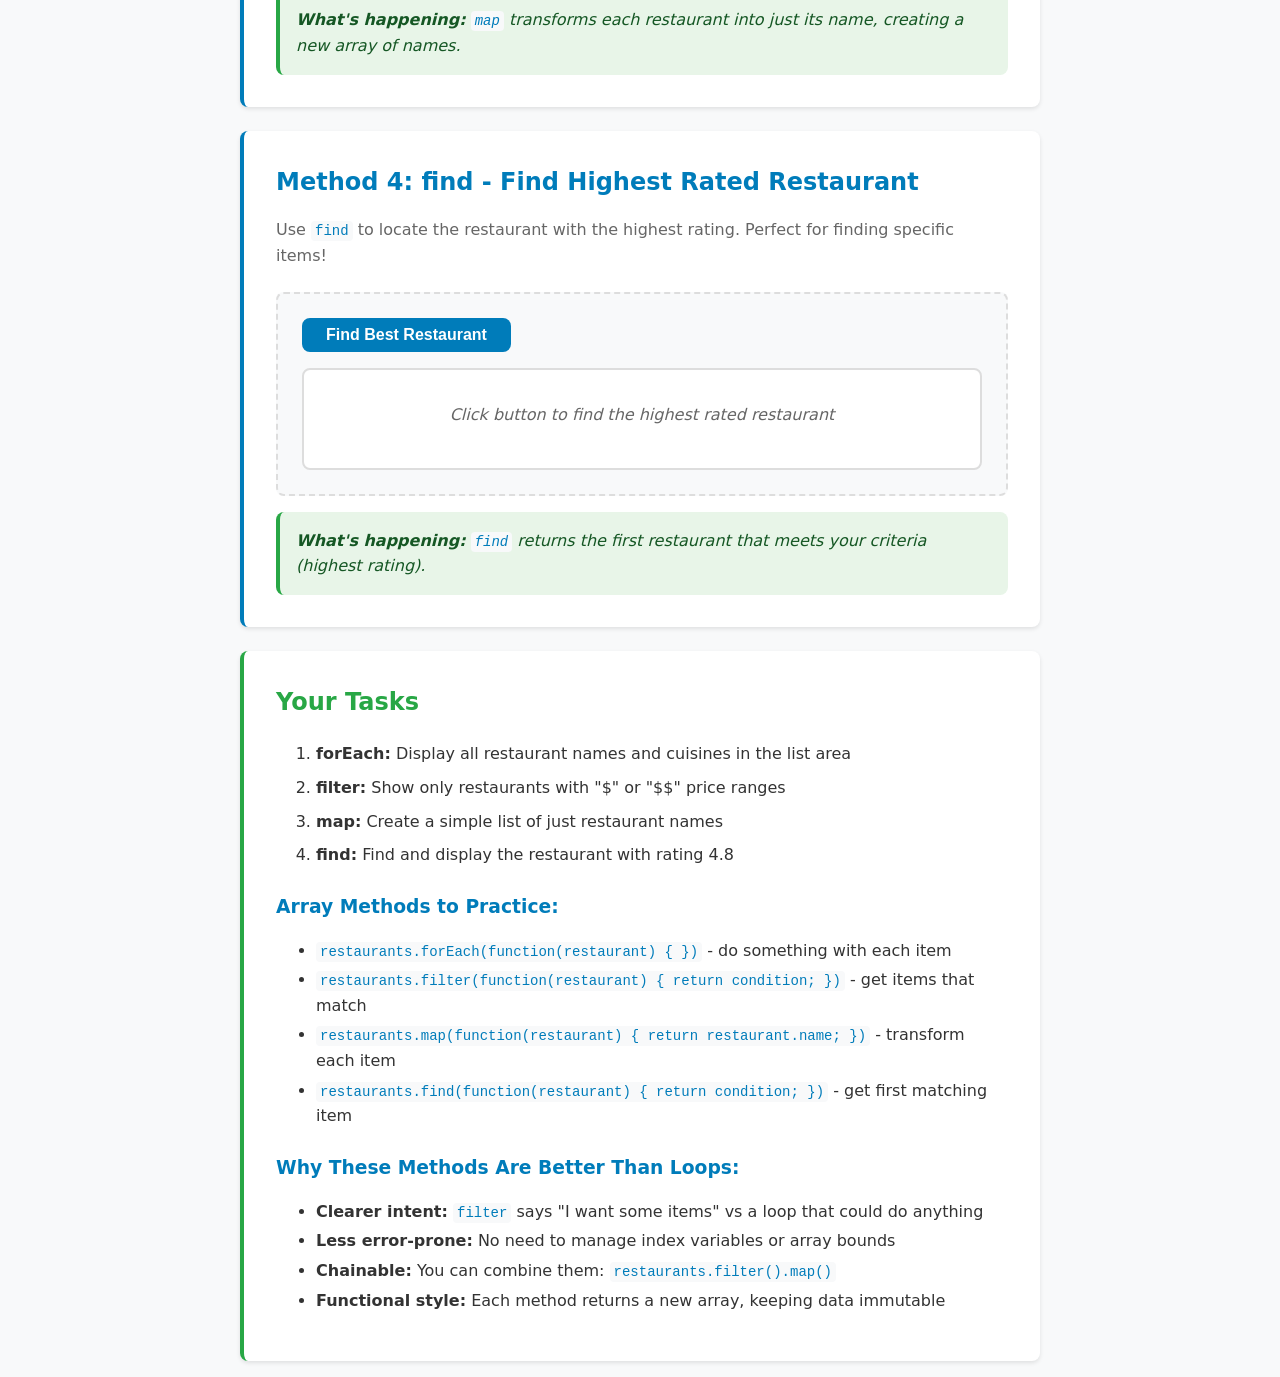
<file: INST630/week5/index.html>
<!DOCTYPE html>
<html lang="en">
<head>
    <meta charset="UTF-8">
    <meta name="viewport" content="width=device-width, initial-scale=1.0">
    <title>Tutorial 5: Array Methods for Data</title>
    <link rel="stylesheet" href="style.css">
</head>
<body>
    <div class="container">
        <header>
            <h1>Tutorial 5: Array Methods for Data</h1>
            <p>From working with ONE element to working with MANY elements</p>
        </header>

        <!-- Method 1: forEach - Do something to each item -->
        <section class="method-section">
            <h2>Method 1: forEach - Display Each Restaurant</h2>
            <p>Use <code>forEach</code> to display each restaurant in the list. Like Tutorial 4, but for ALL items.</p>
            
            <div class="demo-area">
                <button id="display-button" class="method-button">Display All Restaurants</button>
                <div id="restaurant-list" class="result-area">
                    <p class="placeholder">Click button to display all restaurants</p>
                </div>
            </div>
            
            <div class="explanation">
                <p><strong>What's happening:</strong> <code>forEach</code> runs a function once for each restaurant in the array, letting you display or process every item.</p>
            </div>
        </section>

        <!-- Method 2: filter - Show only items that match criteria -->
        <section class="method-section">
            <h2>Method 2: filter - Show Only Cheap Restaurants</h2>
            <p>Use <code>filter</code> to show only restaurants with "$" or "$$" price range. Perfect for category views!</p>
            
            <div class="demo-area">
                <button id="filter-button" class="method-button">Show Cheap Restaurants</button>
                <div id="filtered-list" class="result-area">
                    <p class="placeholder">Click button to show only affordable restaurants</p>
                </div>
            </div>
            
            <div class="explanation">
                <p><strong>What's happening:</strong> <code>filter</code> creates a new array with only restaurants that meet your criteria (price is "$" or "$$").</p>
            </div>
        </section>

        <!-- Method 3: map - Transform data to get specific information -->
        <section class="method-section">
            <h2>Method 3: map - Get Just Restaurant Names</h2>
            <p>Use <code>map</code> to extract just the names from all restaurants. Great for creating simple lists!</p>
            
            <div class="demo-area">
                <button id="map-button" class="method-button">Show Restaurant Names</button>
                <div id="mapped-list" class="result-area">
                    <p class="placeholder">Click button to show just the restaurant names</p>
                </div>
            </div>
            
            <div class="explanation">
                <p><strong>What's happening:</strong> <code>map</code> transforms each restaurant into just its name, creating a new array of names.</p>
            </div>
        </section>

        <!-- Method 4: find - Get one specific item -->
        <section class="method-section">
            <h2>Method 4: find - Find Highest Rated Restaurant</h2>
            <p>Use <code>find</code> to locate the restaurant with the highest rating. Perfect for finding specific items!</p>
            
            <div class="demo-area">
                <button id="find-button" class="method-button">Find Best Restaurant</button>
                <div id="found-item" class="result-area">
                    <p class="placeholder">Click button to find the highest rated restaurant</p>
                </div>
            </div>
            
            <div class="explanation">
                <p><strong>What's happening:</strong> <code>find</code> returns the first restaurant that meets your criteria (highest rating).</p>
            </div>
        </section>

        <!-- Tutorial Instructions -->
        <section class="tutorial-instructions">
            <h2>Your Tasks</h2>
            <ol>
                <li><strong>forEach:</strong> Display all restaurant names and cuisines in the list area</li>
                <li><strong>filter:</strong> Show only restaurants with "$" or "$$" price ranges</li>
                <li><strong>map:</strong> Create a simple list of just restaurant names</li>
                <li><strong>find:</strong> Find and display the restaurant with rating 4.8</li>
            </ol>
            
            <h3>Array Methods to Practice:</h3>
            <ul>
                <li><code>restaurants.forEach(function(restaurant) { })</code> - do something with each item</li>
                <li><code>restaurants.filter(function(restaurant) { return condition; })</code> - get items that match</li>
                <li><code>restaurants.map(function(restaurant) { return restaurant.name; })</code> - transform each item</li>
                <li><code>restaurants.find(function(restaurant) { return condition; })</code> - get first matching item</li>
            </ul>
            
            <h3>Why These Methods Are Better Than Loops:</h3>
            <ul>
                <li><strong>Clearer intent:</strong> <code>filter</code> says "I want some items" vs a loop that could do anything</li>
                <li><strong>Less error-prone:</strong> No need to manage index variables or array bounds</li>
                <li><strong>Chainable:</strong> You can combine them: <code>restaurants.filter().map()</code></li>
                <li><strong>Functional style:</strong> Each method returns a new array, keeping data immutable</li>
            </ul>
        </section>
    </div>

    <script src="script.js" defer></script>
</body>
</html>
</file>
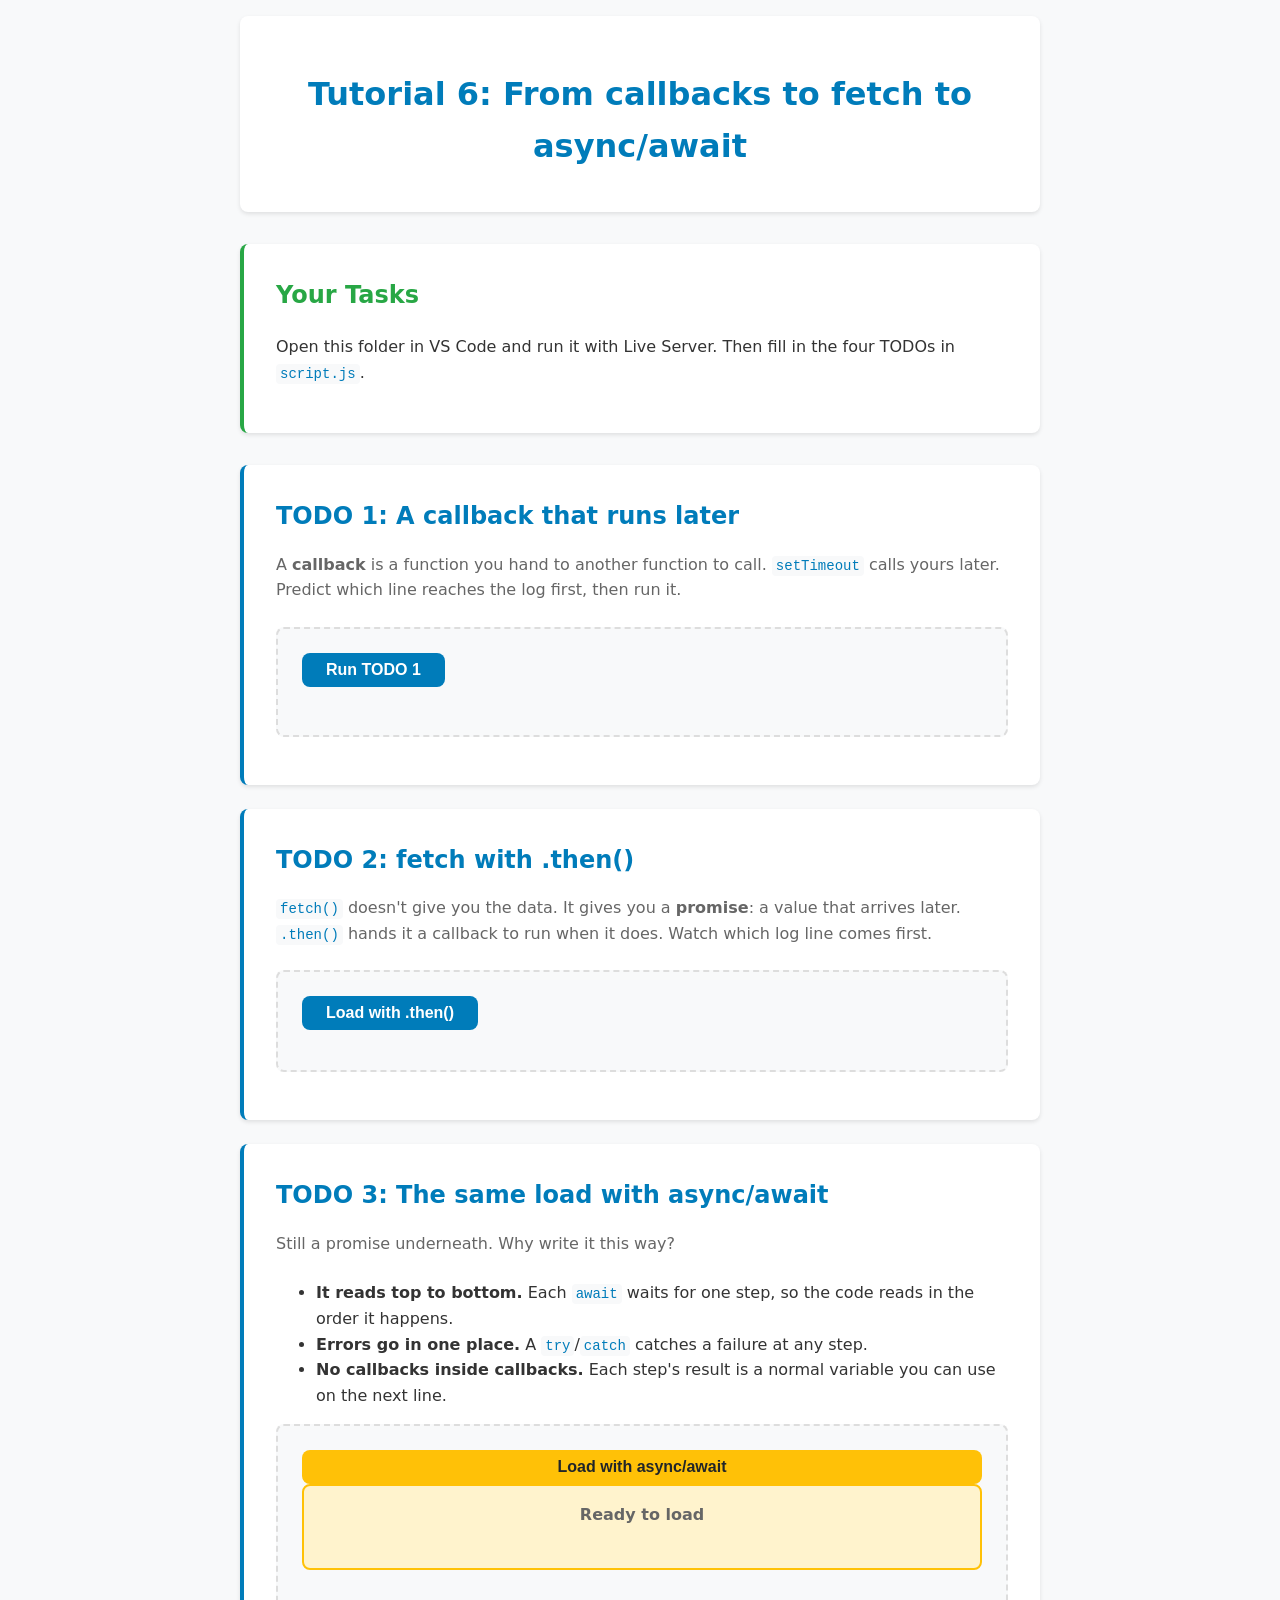
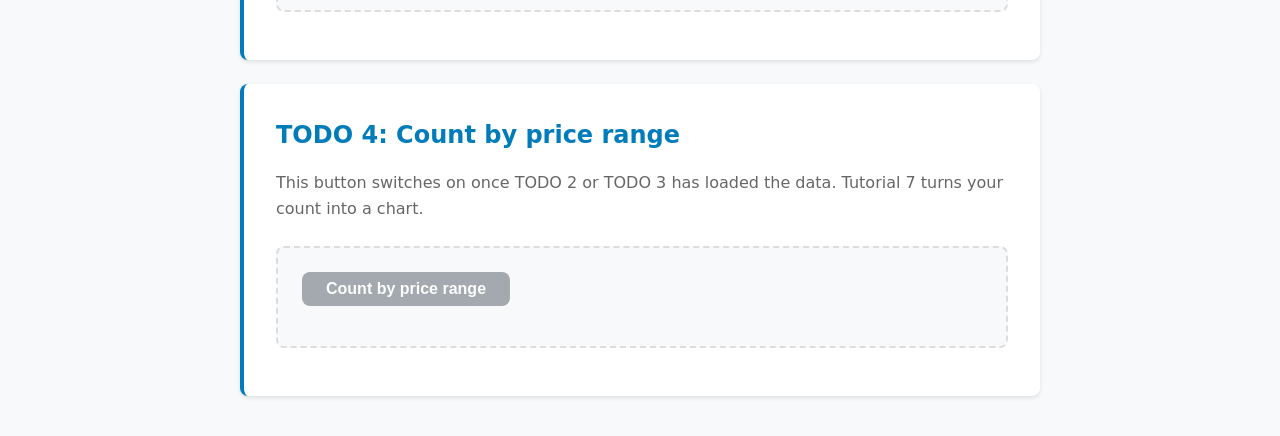
<file: INST630/week6/index.html>
<!DOCTYPE html>
<html lang="en">
<head>
    <meta charset="UTF-8">
    <meta name="viewport" content="width=device-width, initial-scale=1.0">
    <title>Tutorial 6: From callbacks to fetch to async/await</title>
    <link rel="stylesheet" href="style.css">
</head>
<body>
    <div class="container">
        <header>
            <h1>Tutorial 6: From callbacks to fetch to async/await</h1>
        </header>

        <section class="tutorial-instructions">
            <h2>Your Tasks</h2>
            <p>Open this folder in VS Code and run it with Live Server. Then fill in the four TODOs in <code>script.js</code>.</p>
        </section>

        <section class="method-section">
            <h2>TODO 1: A callback that runs later</h2>
            <p>A <strong>callback</strong> is a function you hand to another function to call. <code>setTimeout</code> calls yours later. Predict which line reaches the log first, then run it.</p>
            <div class="demo-area">
                <button id="run-todo-1" class="method-button" type="button">Run TODO 1</button>
                <p id="ready-output" class="big-output"></p>
                <ol id="log-todo-1" class="event-log"></ol>
            </div>
        </section>

        <section class="method-section">
            <h2>TODO 2: fetch with .then()</h2>
            <p><code>fetch()</code> doesn't give you the data. It gives you a <strong>promise</strong>: a value that arrives later. <code>.then()</code> hands it a callback to run when it does. Watch which log line comes first.</p>
            <div class="demo-area">
                <button id="load-then" class="method-button" type="button">Load with .then()</button>
                <ol id="log-then" class="event-log"></ol>
            </div>
        </section>

        <section class="method-section">
            <h2>TODO 3: The same load with async/await</h2>
            <p>Still a promise underneath. Why write it this way?</p>
            <ul>
                <li><strong>It reads top to bottom.</strong> Each <code>await</code> waits for one step, so the code reads in the order it happens.</li>
                <li><strong>Errors go in one place.</strong> A <code>try</code>/<code>catch</code> catches a failure at any step.</li>
                <li><strong>No callbacks inside callbacks.</strong> Each step's result is a normal variable you can use on the next line.</li>
            </ul>
            <div class="demo-area">
                <button id="load-await" class="load-button" type="button">Load with async/await</button>
                <div id="loading-status" class="status-display">
                    <p class="status-message">Ready to load</p>
                </div>
            </div>
        </section>

        <section class="method-section">
            <h2>TODO 4: Count by price range</h2>
            <p>This button switches on once TODO 2 or TODO 3 has loaded the data. Tutorial 7 turns your count into a chart.</p>
            <div class="demo-area">
                <button id="count-by-price" class="method-button" type="button" disabled>Count by price range</button>
                <div id="count-output"></div>
            </div>
        </section>
    </div>
    <script src="script.js"></script>
</body>
</html>
</file>
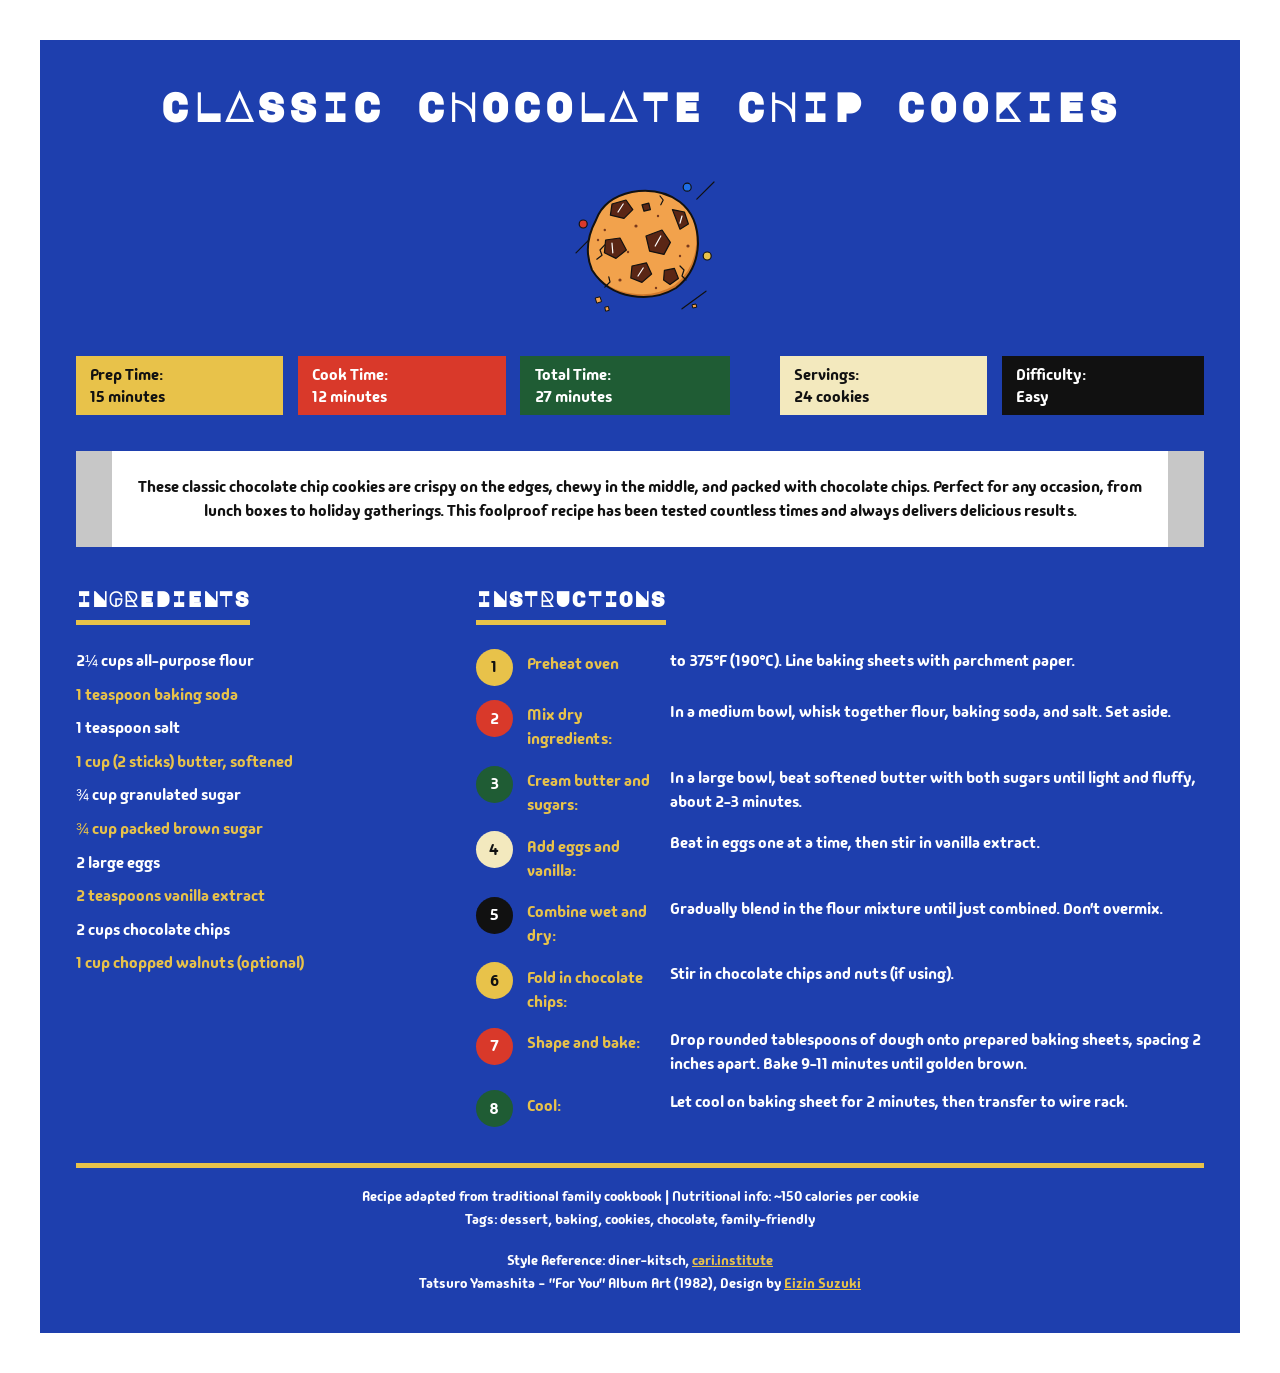
<file: INST630/week3/asst_1_recipe/index.html>
<!DOCTYPE html>
<html lang="en">
<head>
    <meta charset="UTF-8">
    <meta name="viewport" content="width=device-width, initial-scale=1.0">
    <title>Recipe Card Assignment - Make This Beautiful!</title>
    <link rel="stylesheet" href="style.css">
</head>
<body>
    <div class="recipe-container">
        <!-- Recipe Header Section -->
        <header class="recipe-header">
            <h1 class="recipe-title">Classic Chocolate Chip Cookies</h1>
            <svg class="recipe-image" viewBox="0 0 400 400" role="img" aria-label="A Golden Brown Classic Chocolate Chip Cookie" xmlns="http://www.w3.org/2000/svg">
                <defs>
                    <path id="cookie" d="M90 150 Q110 95 180 80 Q250 68 300 105 Q345 140 345 210 Q342 280 290 320 Q240 350 180 340 Q115 330 80 275 Q55 215 90 150 Z"/>
                    <clipPath id="clip"><use href="#cookie"/></clipPath>
                </defs>

                <!-- decorative lines and dots -->
                <g stroke="#111111" stroke-width="3" stroke-linecap="round">
                    <line x1="40" y1="232" x2="78" y2="194"/>
                    <line x1="342" y1="98" x2="385" y2="55"/>
                    <line x1="305" y1="372" x2="365" y2="328"/>
                </g>
                <circle cx="58" cy="160" r="10" fill="#D9392A" stroke="#111111" stroke-width="3"/>
                <circle cx="318" cy="68" r="10" fill="#1E6FE6" stroke="#111111" stroke-width="3"/>
                <circle cx="368" cy="240" r="10" fill="#E8C24A" stroke="#111111" stroke-width="3"/>

                <!-- cookie body: shadow base + top -->
                <use href="#cookie" fill="#D27A2C"/>
                <g clip-path="url(#clip)">
    <use href="#cookie" fill="#F2A24C" transform="translate(-4 -7)"/>
</g>
                <use href="#cookie" fill="none" stroke="#111111" stroke-width="5" stroke-linejoin="round"/>

                <!-- cracks -->
                <g fill="none" stroke="#111111" stroke-width="3" stroke-linecap="round" stroke-linejoin="round">
                    <polyline points="92,248 105,238 100,225 112,212"/>
                    <polyline points="112,318 125,305 122,292"/>
                    <polyline points="300,265 310,275 305,290 315,300"/>
                    <polyline points="250,90 258,100 252,112"/>
                </g>

                <!-- chocolate chunks -->
                <g stroke="#111111" stroke-width="3" stroke-linejoin="round">
                    <polygon points="130,110 165,100 182,124 160,146 126,138" fill="#5A2615"/>
                    <polygon points="215,190 255,175 276,206 260,236 224,228" fill="#5A2615"/>
                    <polygon points="114,200 150,195 166,225 140,246 111,232" fill="#5A2615"/>
                    <polygon points="180,265 216,257 229,285 205,306 177,295" fill="#5A2615"/>
                    <polygon points="281,124 311,130 321,160 300,173" fill="#5A2615"/>
                    <polygon points="261,276 286,271 296,296 275,311 259,300" fill="#5A2615"/>
                    <polygon points="205,112 222,108 226,124 210,128" fill="#5A2615"/>
                </g>

                <!-- highlights -->
                <g stroke="#FFF" stroke-width="3" stroke-linecap="round">
                    <line x1="145" y1="130" x2="158" y2="110"/>
                    <line x1="238" y1="215" x2="252" y2="190"/>
                    <line x1="132" y1="232" x2="130" y2="208"/>
                    <line x1="195" y1="290" x2="208" y2="270"/>
                    <line x1="300" y1="158" x2="305" y2="140"/>
                </g>

                <!-- crumb specks -->
                <g fill="#7A3A1C">
                    <circle cx="190" cy="165" r="4"/>
                    <circle cx="112" cy="175" r="3"/>
                    <circle cx="245" cy="140" r="3"/>
                    <circle cx="170" cy="230" r="3"/>
                    <circle cx="320" cy="215" r="4"/>
                    <circle cx="150" cy="300" r="4"/>
                    <circle cx="240" cy="320" r="3"/>
                    <circle cx="95" cy="200" r="3"/>
                    <circle cx="300" cy="240" r="3"/>
                </g>

                <!-- fallen crumbs -->
                <g fill="#F2A24C" stroke="#111111" stroke-width="2.5" stroke-linejoin="round">
                    <polygon points="88,345 100,342 104,354 92,358"/>
                    <polygon points="112,368 121,366 123,376 114,378"/>
                    <polygon points="330,362 340,360 342,368 332,370"/>
                </g>
            </svg>
        </header>

        <!-- Recipe Meta Information -->
        <section class="recipe-meta">
            <div class="meta-item">
                <strong>Prep Time:</strong> 15 minutes
            </div>
            <div class="meta-item">
                <strong>Cook Time:</strong> 12 minutes
            </div>
            <div class="meta-item">
                <strong>Total Time:</strong> 27 minutes
            </div>
            <div class="meta-item">
                <strong>Servings:</strong> 24 cookies
            </div>
            <div class="meta-item">
                <strong>Difficulty:</strong> Easy
            </div>
        </section>

        <!-- Recipe Description -->
        <section class="recipe-description">
            <p>These classic chocolate chip cookies are crispy on the edges, chewy in the middle, and packed with chocolate chips. Perfect for any occasion, from lunch boxes to holiday gatherings. This foolproof recipe has been tested countless times and always delivers delicious results.</p>
        </section>

        <!-- Ingredients Section -->
        <section class="ingredients-section">
            <h2>Ingredients</h2>
            <ul class="ingredients-list">
                <li>2¼ cups all-purpose flour</li>
                <li>1 teaspoon baking soda</li>
                <li>1 teaspoon salt</li>
                <li>1 cup (2 sticks) butter, softened</li>
                <li>¾ cup granulated sugar</li>
                <li>¾ cup packed brown sugar</li>
                <li>2 large eggs</li>
                <li>2 teaspoons vanilla extract</li>
                <li>2 cups chocolate chips</li>
                <li>1 cup chopped walnuts (optional)</li>
            </ul>
        </section>

        <!-- Instructions Section -->
        <section class="instructions-section">
            <h2>Instructions</h2>
            <ol class="instructions-list">
                <li class="instruction-step">
                    <strong>Preheat oven</strong> to 375°F (190°C). Line baking sheets with parchment paper.
                </li>
                <li class="instruction-step">
                    <strong>Mix dry ingredients:</strong> In a medium bowl, whisk together flour, baking soda, and salt. Set aside.
                </li>
                <li class="instruction-step">
                    <strong>Cream butter and sugars:</strong> In a large bowl, beat softened butter with both sugars until light and fluffy, about 2-3 minutes.
                </li>
                <li class="instruction-step">
                    <strong>Add eggs and vanilla:</strong> Beat in eggs one at a time, then stir in vanilla extract.
                </li>
                <li class="instruction-step">
                    <strong>Combine wet and dry:</strong> Gradually blend in the flour mixture until just combined. Don't overmix.
                </li>
                <li class="instruction-step">
                    <strong>Fold in chocolate chips:</strong> Stir in chocolate chips and nuts (if using).
                </li>
                <li class="instruction-step">
                    <strong>Shape and bake:</strong> Drop rounded tablespoons of dough onto prepared baking sheets, spacing 2 inches apart. Bake 9-11 minutes until golden brown.
                </li>
                <li class="instruction-step">
                    <strong>Cool:</strong> Let cool on baking sheet for 2 minutes, then transfer to wire rack.
                </li>
            </ol>
        </section>

        <!-- Recipe Footer -->
        <footer class="recipe-footer">
            <p>Recipe adapted from traditional family cookbook | Nutritional info: ~150 calories per cookie</p>
            <p>Tags: dessert, baking, cookies, chocolate, family-friendly</p>
            <p>Style Reference: diner-kitsch, <a href="https://cari.institute/aesthetics/diner-kitsch">cari.institute</a></p>
            <p>Tatsuro Yamashita - "For You" Album Art (1982), Design by <a href="http://eizin.net/">Eizin Suzuki</a></p>
        </footer>
    </div>
</body>
</html>
</file>
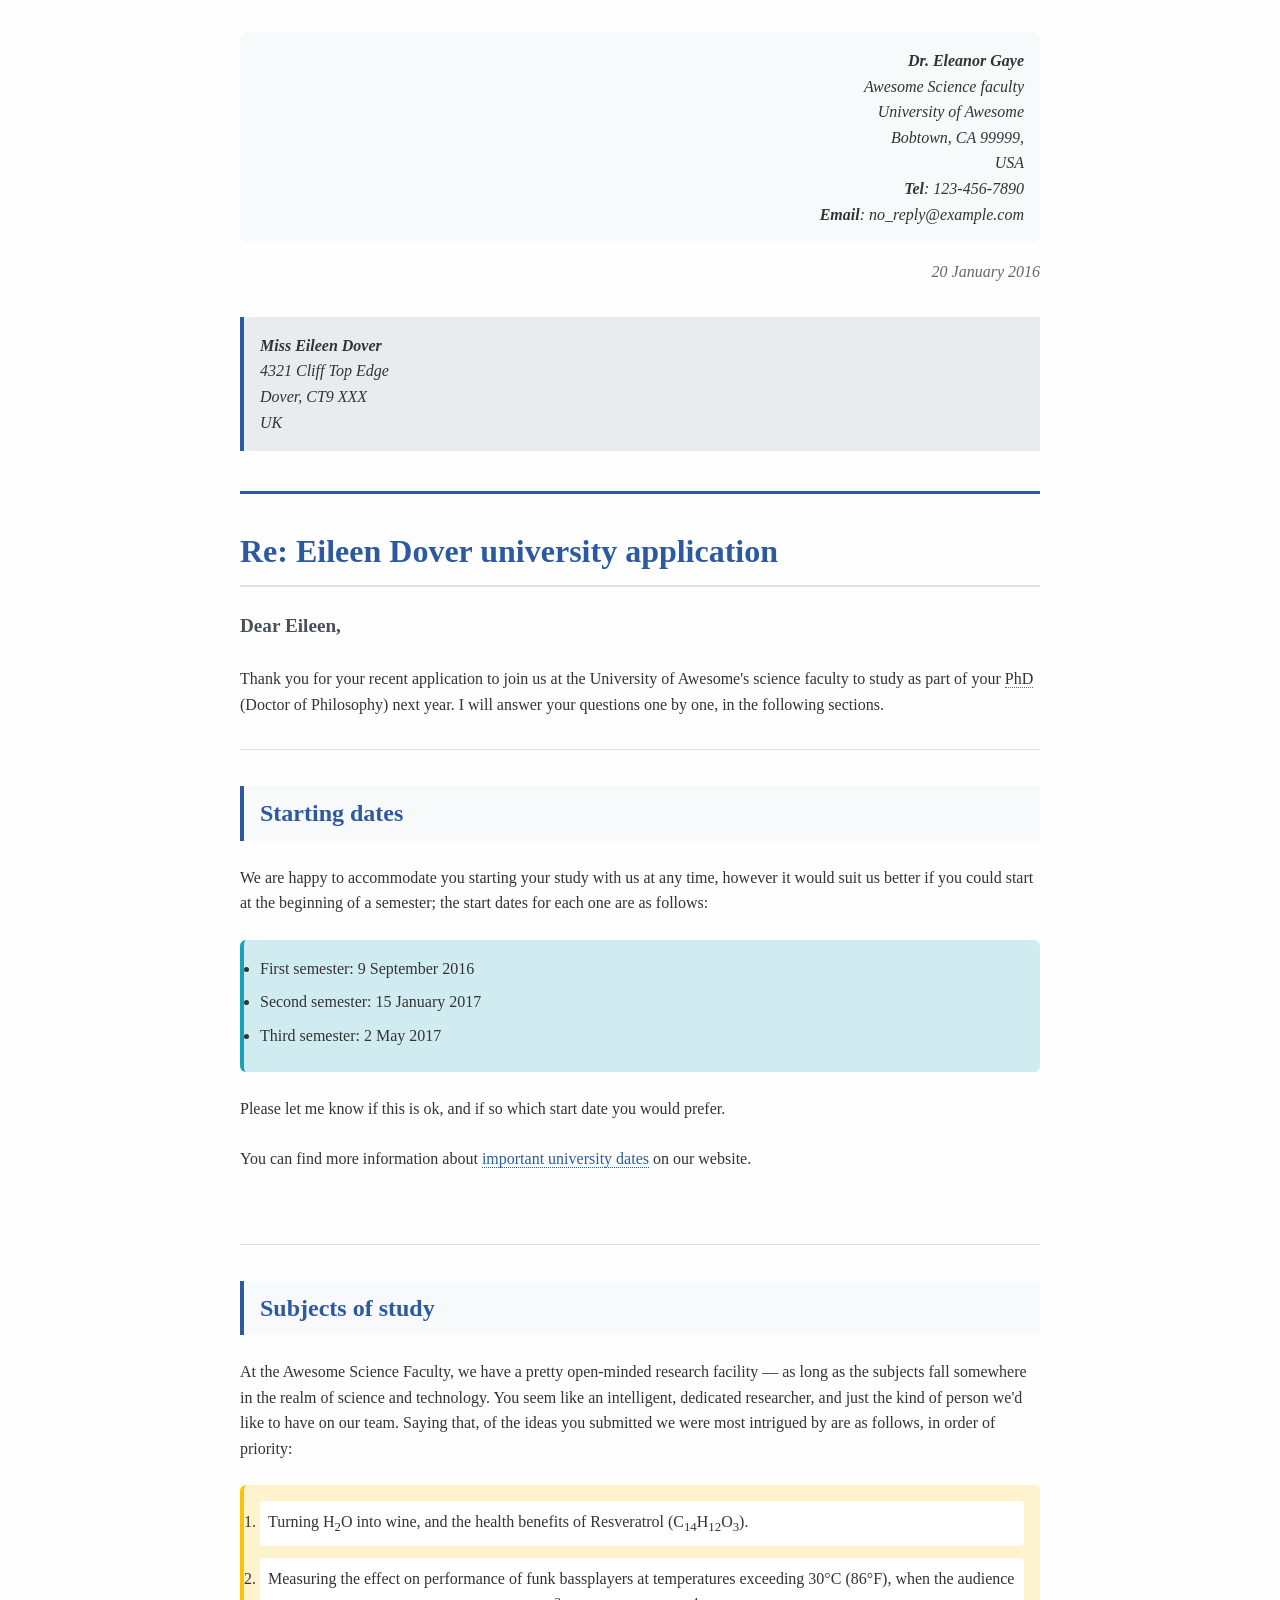
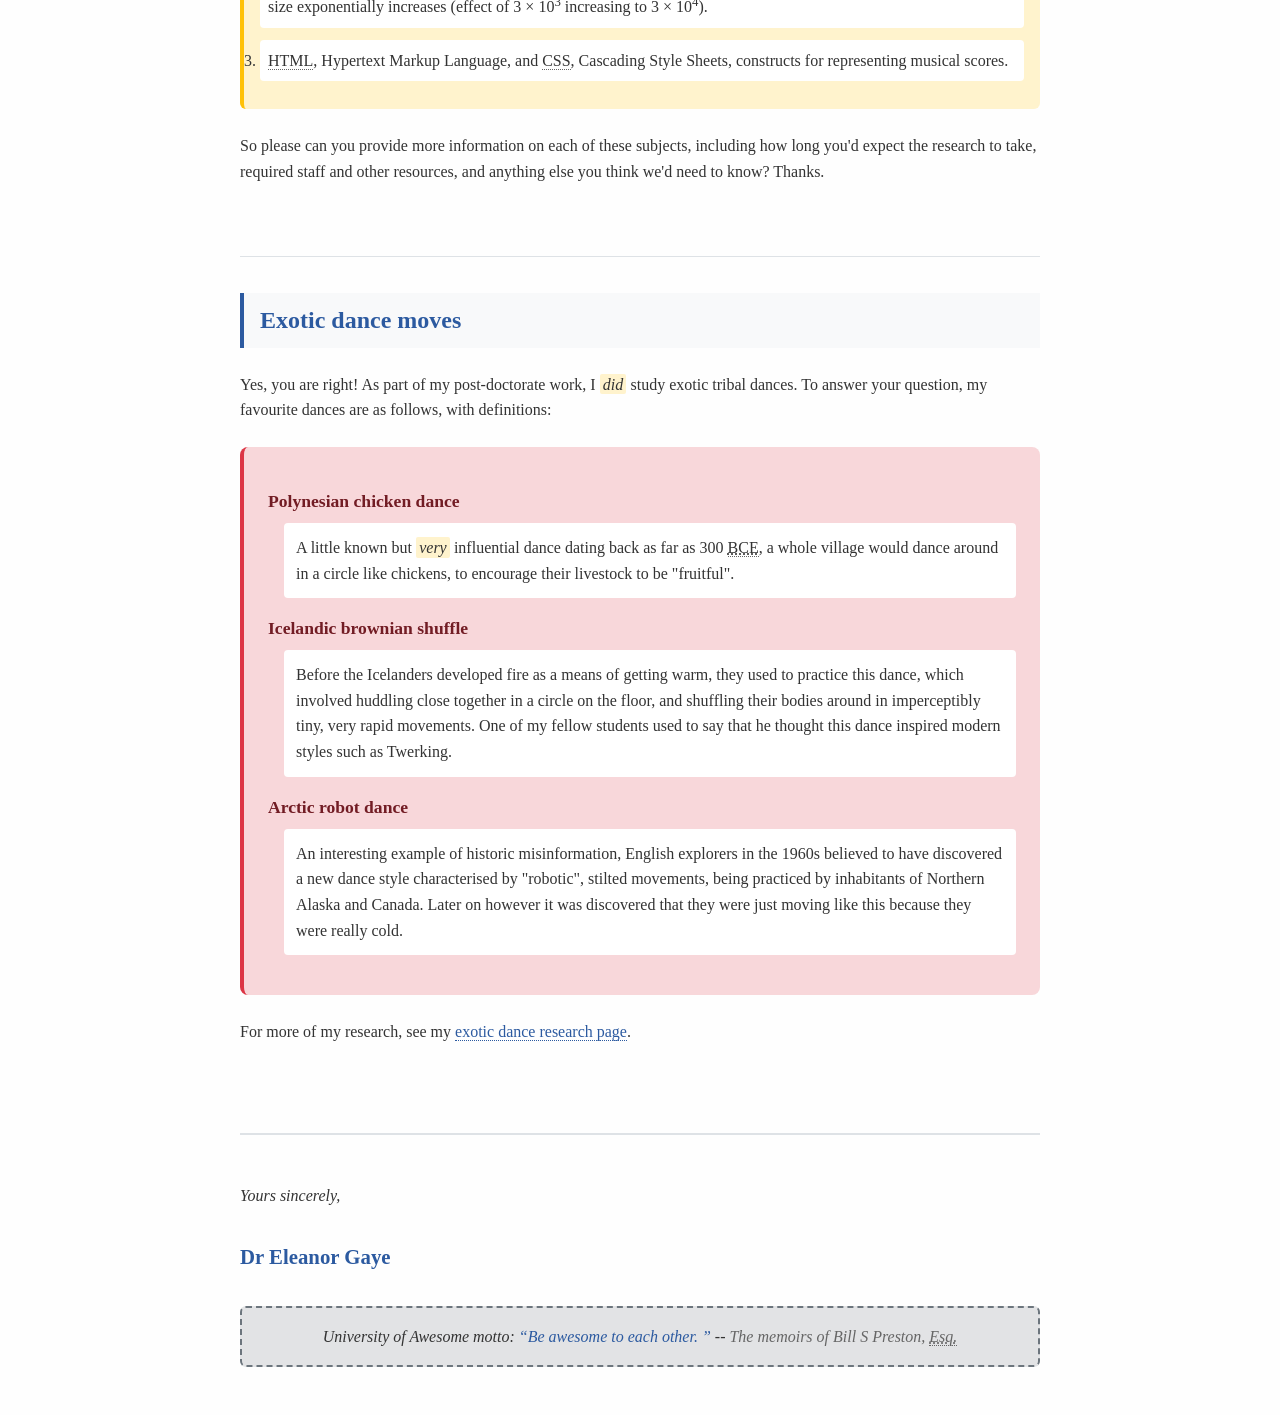
<file: week1/tutorial_1.html>
<!doctype html>
<html lang="en-US">
  <head>
    <meta charset="utf-8" />
    <meta name="author" content="Dr. Eleanor Gaye" />
    <title>Awesome science application correspondence</title>
    <link rel="stylesheet" href="tutorial_1_letter_styles.css" />
  </head>
  <body class="letter-document">
    <header class="letter-header">
      <address class="sender-info">
        <strong>Dr. Eleanor Gaye</strong><br />
        Awesome Science faculty<br />
        University of Awesome<br />
        Bobtown, CA 99999,<br />
        USA<br />
        <strong>Tel</strong>: 123-456-7890<br />
        <strong>Email</strong>: no_reply@example.com
      </address>

      <p class="letter-date">
        <time datetime="2016-01-20">20 January 2016</time>
      </p>

      <address class="recipient-info">
        <strong>Miss Eileen Dover</strong><br />
        4321 Cliff Top Edge<br />
        Dover, CT9 XXX<br />
        UK
      </address>
    </header>

    <h1 class="letter-subject">Re: Eileen Dover university application</h1>

    <p class="letter-paragraph letter-greeting">Dear Eileen,</p>

    <p class="letter-paragraph">
      Thank you for your recent application to join us at the University of
      Awesome's science faculty to study as part of your
      <abbr class="abbreviation">PhD</abbr> (Doctor of Philosophy) next year. I
      will answer your questions one by one, in the following sections.
    </p>

    <section class="content-section">
      <h2 class="section-heading">Starting dates</h2>

      <p class="letter-paragraph">
        We are happy to accommodate you starting your study with us at any time,
        however it would suit us better if you could start at the beginning of a
        semester; the start dates for each one are as follows:
      </p>

      <ul class="semester-dates">
        <li>
          First semester: <time datetime="2016-09-09">9 September 2016</time>
        </li>
        <li>
          Second semester: <time datetime="2017-01-15">15 January 2017</time>
        </li>
        <li>Third semester: <time datetime="2017-05-02">2 May 2017</time></li>
      </ul>

      <p class="letter-paragraph">
        Please let me know if this is ok, and if so which start date you would
        prefer.
      </p>

      <p class="letter-paragraph">
        You can find more information about
        <a class="letter-link" href="#">important university dates</a> on our
        website.
      </p>
    </section>

    <section class="content-section">
      <h2 class="section-heading">Subjects of study</h2>

      <p class="letter-paragraph">
        At the Awesome Science Faculty, we have a pretty open-minded research
        facility — as long as the subjects fall somewhere in the realm of
        science and technology. You seem like an intelligent, dedicated
        researcher, and just the kind of person we'd like to have on our team.
        Saying that, of the ideas you submitted we were most intrigued by are as
        follows, in order of priority:
      </p>

      <ol class="priority-list">
        <li>
          Turning H<sub class="subscript">2</sub>O into wine, and the health
          benefits of Resveratrol (C<sub class="subscript">14</sub>H<sub
            class="subscript"
            >12</sub
          >O<sub class="subscript">3</sub>).
        </li>
        <li>
          Measuring the effect on performance of funk bassplayers at
          temperatures exceeding 30°C (86°F), when the audience size
          exponentially increases (effect of 3 × 10<sup class="superscript"
            >3</sup
          >
          increasing to 3 × 10<sup class="superscript">4</sup>).
        </li>
        <li>
          <abbr class="abbreviation">HTML</abbr>, Hypertext Markup Language, and
          <abbr class="abbreviation">CSS</abbr>, Cascading Style Sheets,
          constructs for representing musical scores.
        </li>
      </ol>
    

      <p class="letter-paragraph">
        So please can you provide more information on each of these subjects,
        including how long you'd expect the research to take, required staff and
        other resources, and anything else you think we'd need to know? Thanks.
      </p>
    </section>

    <section class="content-section">
      <h2 class="section-heading">Exotic dance moves</h2>

      <p class="letter-paragraph">
        Yes, you are right! As part of my post-doctorate work, I
        <em class="emphasis">did</em> study exotic tribal dances. To answer your
        question, my favourite dances are as follows, with definitions:
      </p>

      <dl class="dance-definitions">
        <dt class="dance-term">Polynesian chicken dance</dt>
        <dd class="dance-definition">
          A little known but <em class="emphasis">very</em> influential dance
          dating back as far as 300
          <abbr class="abbreviation" title="Before Common Era">BCE</abbr>, a
          whole village would dance around in a circle like chickens, to
          encourage their livestock to be "fruitful".
        </dd>
        <dt class="dance-term">Icelandic brownian shuffle</dt>
        <dd class="dance-definition">
          Before the Icelanders developed fire as a means of getting warm, they
          used to practice this dance, which involved huddling close together in
          a circle on the floor, and shuffling their bodies around in
          imperceptibly tiny, very rapid movements. One of my fellow students
          used to say that he thought this dance inspired modern styles such as
          Twerking.
        </dd>
        <dt class="dance-term">Arctic robot dance</dt>
        <dd class="dance-definition">
          An interesting example of historic misinformation, English explorers
          in the 1960s believed to have discovered a new dance style
          characterised by "robotic", stilted movements, being practiced by
          inhabitants of Northern Alaska and Canada. Later on however it was
          discovered that they were just moving like this because they were
          really cold.
        </dd>
      </dl>

      <p class="letter-paragraph">
        For more of my research, see my
        <a class="letter-link" href="#">exotic dance research page</a>.
      </p>
    </section>

    <footer class="letter-closing">
      <p class="closing-phrase">Yours sincerely,</p>

      <p class="signature">Dr Eleanor Gaye</p>
      <p class="university-motto">
        University of Awesome motto:
        <q class="inline-quote">Be awesome to each other. </q> --
        <cite class="citation"
          >The memoirs of Bill S Preston,
          <abbr class="abbreviation" title="Esquire">Esq.</abbr></cite
        >
      </p>
    </footer>
  </body>
</html>
</file>
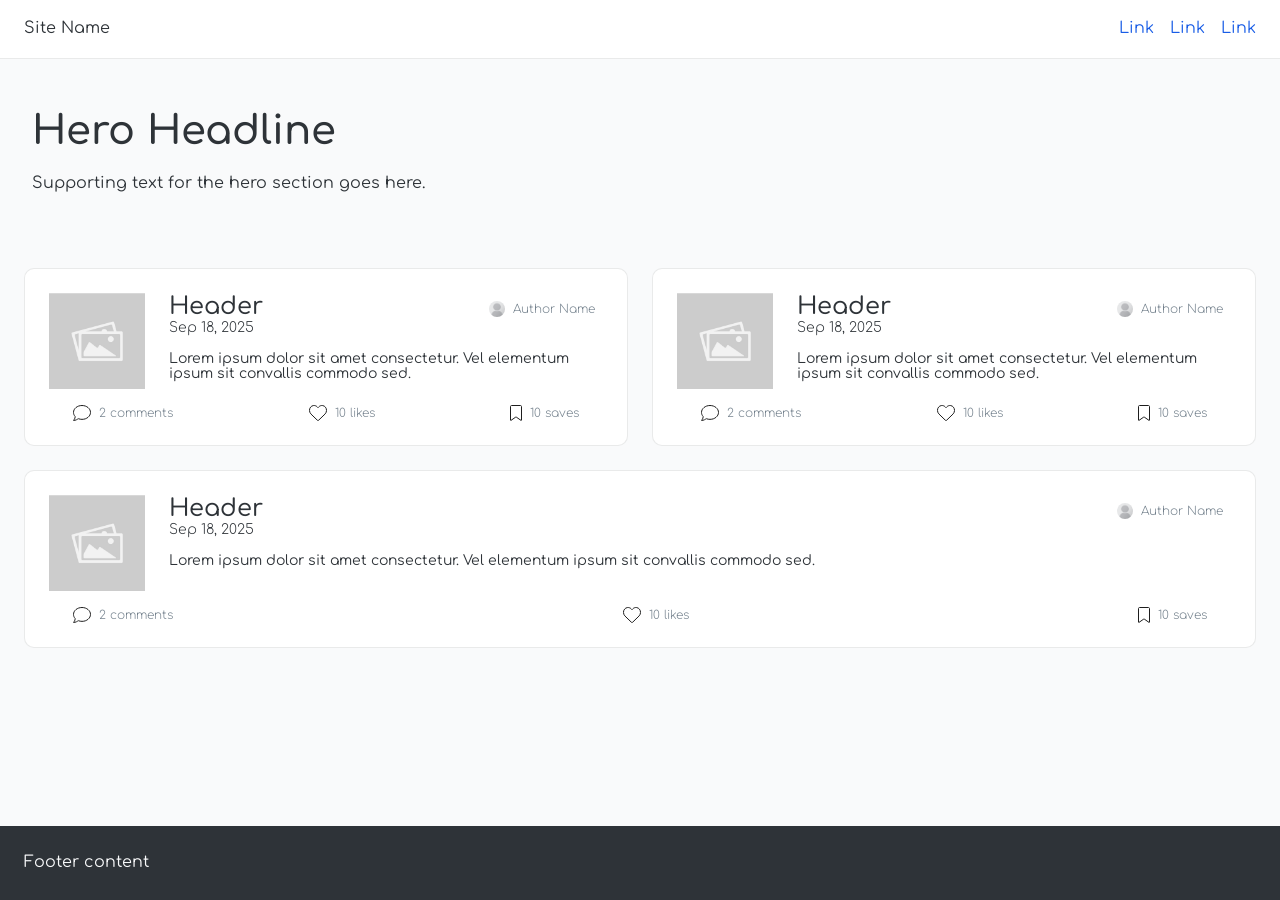
<file: INST630/week2/tutorial_2.html>
<!doctype html>
<html lang="en">
  <head>
    <meta charset="UTF-8" />
    <meta name="viewport" content="width=device-width, initial-scale=1.0" />
    <title>Tutorial 3: Grid Layout</title>
    <link rel="stylesheet" href="style.css" />
  </head>
  <body class="page-layout">
    <header class="site-header">
      <nav class="header-nav">
        <!-- Style this flexible nav component -->
        <span class="logo">Site Name</span>
        <ul class="nav-links">
          <li><a href="#">Link</a></li>
          <li><a href="#">Link</a></li>
          <li><a href="#">Link</a></li>
        </ul>
      </nav>
    </header>
    <main class="hero-section">
      <h1>Hero Headline</h1>
      <p>Supporting text for the hero section goes here.</p>
    </main>

    <section class="list-section">
      <!-- Add your repeating component in here -->

      <div class="list-item">
        <div class="main-content">
          <img
            class="card-image"
            src="774d95e2d58d9aeb3fbd1f3af48079283b2af255.jpg"
            alt=""
            width="96"
            height="96"
          />
          <div class="description">
            <div class="card-header">
              <div class="title-date">
                <h2 class="card-title">Header</h2>
                <time class="card-date" datetime="2025-09-18"
                  >Sep 18, 2025</time
                >
              </div>
              <div class="author">
                <img
                  class="profile-image"
                  src="a353e61a922f0cbf41a57918ee98e5f003d2f9b8.png"
                  alt=""
                  width="16"
                  height="16"
                />
                <span class="author-name">Author Name</span>
              </div>
            </div>
            <p class="card-text">
              Lorem ipsum dolor sit amet consectetur. Vel elementum ipsum sit
              convallis commodo sed.
            </p>
          </div>
        </div>

        <ul class="engagement-bar">
          <li class="engagement-metric">
            <img
              class="metric-icon icon-comment"
              src="comment-icon.svg"
              alt=""
              width="18"
              height="16"
            />
            2 comments
          </li>

          <li class="engagement-metric">
            <img
              class="metric-icon icon-heart"
              src="heart-icon.svg"
              alt=""
              width="18"
              height="16"
            />
            10 likes
          </li>

          <li class="engagement-metric">
            <img
              class="metric-icon icon-bookmark"
              src="bookmark-icon.svg"
              alt=""
              width="12"
              height="16"
            />
            10 saves
          </li>
        </ul>
      </div>

      <!-- Add your repeating component in here -->

      <div class="list-item">
        <div class="main-content">
          <img
            class="card-image"
            src="774d95e2d58d9aeb3fbd1f3af48079283b2af255.jpg"
            alt=""
            width="96"
            height="96"
          />
          <div class="description">
            <div class="card-header">
              <div class="title-date">
                <h2 class="card-title">Header</h2>
                <time class="card-date" datetime="2025-09-18"
                  >Sep 18, 2025</time
                >
              </div>
              <div class="author">
                <img
                  class="profile-image"
                  src="a353e61a922f0cbf41a57918ee98e5f003d2f9b8.png"
                  alt=""
                  width="16"
                  height="16"
                />
                <span class="author-name">Author Name</span>
              </div>
            </div>
            <p class="card-text">
              Lorem ipsum dolor sit amet consectetur. Vel elementum ipsum sit
              convallis commodo sed.
            </p>
          </div>
        </div>

        <ul class="engagement-bar">
          <li class="engagement-metric">
            <img
              class="metric-icon icon-comment"
              src="comment-icon.svg"
              alt=""
              width="18"
              height="16"
            />
            2 comments
          </li>

          <li class="engagement-metric">
            <img
              class="metric-icon icon-heart"
              src="heart-icon.svg"
              alt=""
              width="18"
              height="16"
            />
            10 likes
          </li>

          <li class="engagement-metric">
            <img
              class="metric-icon icon-bookmark"
              src="bookmark-icon.svg"
              alt=""
              width="12"
              height="16"
            />
            10 saves
          </li>
        </ul>
      </div>

      <!-- Add your repeating component in here -->

      <div class="list-item">
        <div class="main-content">
          <img
            class="card-image"
            src="774d95e2d58d9aeb3fbd1f3af48079283b2af255.jpg"
            alt=""
            width="96"
            height="96"
          />
          <div class="description">
            <div class="card-header">
              <div class="title-date">
                <h2 class="card-title">Header</h2>
                <time class="card-date" datetime="2025-09-18"
                  >Sep 18, 2025</time
                >
              </div>
              <div class="author">
                <img
                  class="profile-image"
                  src="a353e61a922f0cbf41a57918ee98e5f003d2f9b8.png"
                  alt=""
                  width="16"
                  height="16"
                />
                <span class="author-name">Author Name</span>
              </div>
            </div>
            <p class="card-text">
              Lorem ipsum dolor sit amet consectetur. Vel elementum ipsum sit
              convallis commodo sed.
            </p>
          </div>
        </div>

        <ul class="engagement-bar">
          <li class="engagement-metric">
            <img
              class="metric-icon icon-comment"
              src="comment-icon.svg"
              alt=""
              width="18"
              height="16"
            />
            2 comments
          </li>

          <li class="engagement-metric">
            <img
              class="metric-icon icon-heart"
              src="heart-icon.svg"
              alt=""
              width="18"
              height="16"
            />
            10 likes
          </li>

          <li class="engagement-metric">
            <img
              class="metric-icon icon-bookmark"
              src="bookmark-icon.svg"
              alt=""
              width="12"
              height="16"
            />
            10 saves
          </li>
        </ul>
      </div>
    </section>

    <footer class="site-footer">
      <p>Footer content</p>
    </footer>
  </body>
</html>
</file>
<file: cv/style.css>
/* ============================================================
   CV — HTML/CSS version (print to PDF from the browser)
   ============================================================ */

:root {
  --accent: rgb(40, 60, 110);
  --text: #111;
  --muted: #444;
}

/* ---------- Page ---------- */
@page {
  size: letter;
  margin: 1in;
}

* { box-sizing: border-box; }

body {
  margin: 0;
  background: #fff;
  color: var(--text);
  font-family: "Charter", "Bitstream Charter", "Georgia", serif;
  font-size: 10pt;
  line-height: 1.35;
}

.cv {
  max-width: calc(6.5in + 32px);   /* letter text width (8.5in − 2×1in) + 16px gutters */
  margin: 0.6in auto;
  padding: 0 16px;
}

a {
  color: var(--accent);
  text-decoration: none;
}
a:hover { text-decoration: underline; }

/* ---------- Header ---------- */
header {
  text-align: center;
  margin-bottom: 0.4em;
}
header h1 {
  font-size: 20pt;
  margin: 0 0 0.3em;
}
header p { margin: 0.15em 0; }
.sep { margin: 0 0.6em; }

/* ---------- Section headings: small caps + rule ---------- */
h2 {
  font-size: 13pt;
  font-weight: normal;
  font-variant: small-caps;
  letter-spacing: 0.03em;
  color: var(--accent);
  border-bottom: 0.6pt solid var(--accent);
  margin: 1.2em 0 0.6em;
  padding-bottom: 0.1em;
}

/* ---------- Entries ----------
   .entry       event-style: title / date, then venue / location, then link
   .entry.org   organization-style: organization / location, then role / date,
                then a small note (advisor, supervisor, thesis …)            */
.entry {
  margin-bottom: 0.7em;
  break-inside: avoid;
}

/* one line: text on the left, date or location pinned right */
.row {
  display: flex;
  justify-content: space-between;
  align-items: baseline;
  gap: 1em;
}
.title {
  font-weight: bold;
  flex: 0 1 83%;             /* title wraps within ~83% of the line */
}
.date,
.loc {
  white-space: nowrap;
  flex-shrink: 0;
}

.venue { font-size: 9pt; }
.loc { font-style: italic; }
.org .loc { font-style: normal; }

.now { font-weight: normal; }    /* "(now …)" after an old unit name */

.note {
  font-size: 9pt;
  color: var(--muted);
  margin-top: 0.1em;
}

.url {
  display: inline-block;
  font-family: "Menlo", "Courier New", monospace;
  font-size: 8.5pt;
  word-break: break-all;
}

/* ---------- Simple one-line lists (awards, peer review, memberships) ---------- */
.plain {
  list-style: none;
  margin: 0;
  padding: 0;
}
.plain li { margin-bottom: 0.3em; }

.keywords { margin: 0; }

/* ---------- Publications: newest first, type tag in front ---------- */
.pubs {
  list-style: none;
  margin: 0;
  padding: 0;
}
.pubs li {
  margin-bottom: 0.7em;
  padding-left: 1.5em;       /* hanging indent for wrapped lines */
  text-indent: -1.5em;
  break-inside: avoid;
}
.pubs .url { text-indent: 0; }   /* inline-block would inherit the -1.5em */

.tag {
  font-variant: small-caps;
  letter-spacing: 0.03em;
  color: var(--accent);
  margin-right: 0.4em;
}
.tag::after { content: " ·"; }

.extra {                     /* extra link line under a citation, e.g. Poster: … */
  display: block;
  text-indent: 0;
  font-size: 9pt;
}

/* ---------- BibTeX (click to expand, hidden when printed) ---------- */
.bib {
  text-indent: 0;
  margin-top: 0.2em;
}
.bib summary {
  display: inline-block;
  cursor: pointer;
  font-size: 8.5pt;
  color: var(--accent);
  font-variant: small-caps;
  letter-spacing: 0.03em;
}
.bib pre {
  margin: 0.3em 0 0;
  padding: 0.6em 0.8em;
  background: #f4f5f8;
  border-left: 2px solid var(--accent);
  font-size: 8pt;
  line-height: 1.4;
  white-space: pre-wrap;
  overflow-wrap: anywhere;
}
.bib .copy {
  float: right;
  margin: 0.4em 0.4em 0 0;
  font-size: 8pt;
  font-family: inherit;
  color: var(--accent);
  background: #fff;
  border: 1px solid var(--accent);
  border-radius: 3px;
  padding: 0.1em 0.5em;
  cursor: pointer;
}

/* ---------- Phone: stack date/location under the title ---------- */
@media (max-width: 500px) {
  .cv { margin: 24px auto; }
  .row {
    flex-direction: column;
    gap: 0;
  }
  .title { flex-basis: auto; }
}

/* ---------- Print ---------- */
@media print {
  .bib { display: none; }
  .cv { margin: 0; padding: 0; max-width: none; }
  a:hover { text-decoration: none; }
}
</file>
<file: INST630/week3/style.css>
/* Style Reference: https://cari.institute/aesthetics/diner-kitsch */
/* Tatsuro Yamashita - "For You" Album Art (1982) */
/* Design by Eizin Suzuki */
/* http://eizin.net/ */




@import url('https://fonts.googleapis.com/css2?family=Madimi+One&family=Major+Mono+Display&display=swap');

:root {
    --color-blue: #1E3FAE;
    --color-yellow: #E8C24A;
    --color-red: #D9392A;
    --color-green: #1F5C34;
    --color-cream: #F3E9BE;
    --color-black: #111111;
    --color-white: #FFFFFF;
    --color-gray: #C7C7C7;

    --font-title: "Major Mono Display", monospace;
    --font-body: "Madimi One", sans-serif;

    --space-xs: 0.5rem;
    --space-sm: 0.9rem;
    --space-md: 1.5rem;
    --space-lg: 2.25rem;
    --space-xl: 3.5rem;
}

* {
    box-sizing: border-box;
}

body {
    margin: 0;
    font-family: var(--font-body);
    font-size: 1rem;
    color: var(--color-white);
    line-height: 1.5;
    padding: clamp(1rem, 4vw, 2.5rem);
}

h1, h2 {
    font-family: var(--font-title);
    margin: 0;
}

/* Grid */
.recipe-container {
    width: 100%;
    max-width: 80rem;
    background: var(--color-blue);
    padding: var(--space-lg);

    display: grid;
    grid-template-columns: 1fr 2fr;
    grid-template-areas:
        "header       header"
        "recipe-meta  recipe-meta"
        "recipe-description recipe-description"
        "ingredients  instructions"
        "recipe-footer recipe-footer";
    gap: var(--space-lg);
    margin: 0 auto;
}

.recipe-header       { grid-area: header; }
.recipe-meta          { grid-area: recipe-meta; }
.recipe-description   { grid-area: recipe-description; }
.ingredients-section   { grid-area: ingredients; }
.instructions-section  { grid-area: instructions; }
.recipe-footer         { grid-area: recipe-footer; }

@media (max-width: 48rem) {
    .recipe-container {
        grid-template-columns: 1fr;
        grid-template-areas:
            "header"
            "recipe-meta"
            "recipe-description"
            "ingredients"
            "instructions"
            "recipe-footer";
        padding: var(--space-md);
        gap: var(--space-md);
    }
}

/* Header */
.recipe-header {
    display: flex;
    flex-direction: column;
    align-items: center;
    gap: var(--space-md);
    text-align: center;
}

.recipe-title {
    width: 100%;
    text-transform: uppercase;
    letter-spacing: 0.05em;
    white-space: nowrap;
    font-size: clamp(1.5rem, 1rem + 2.5vw, 2.5rem);
    text-wrap: balance;
}

.recipe-image {
    width: clamp(7rem, 18vw, 10rem);
    height: auto;
}

/* flex box */
.recipe-meta {
    display: flex;
    flex-wrap: wrap;
    gap: var(--space-sm);
}

.meta-item {
    flex: 1 0 auto;
    line-height: 1.35;
    padding: var(--space-xs) var(--space-sm);
}

.meta-item:nth-child(1) { background: var(--color-yellow); color: var(--color-black); }
.meta-item:nth-child(2) { background: var(--color-red);    color: var(--color-white); }
.meta-item:nth-child(3) { background: var(--color-green);  color: var(--color-white); }
.meta-item:nth-child(4) { background: var(--color-cream);  color: var(--color-black); margin-left: var(--space-lg); }
.meta-item:nth-child(5) { background: var(--color-black);  color: var(--color-white); }

.meta-item strong {
    display: block;
    font-weight: normal;
}

@media (max-width: 48rem) {
    .meta-item:nth-child(4) {
        margin-left: 0;
    }
}


/* Description */

.recipe-description p {
    margin: 0;
    color: var(--color-black);
    text-align: center;
    padding: var(--space-md) var(--space-xl);
    background: var(--color-white);
    border-inline: var(--space-lg) solid var(--color-gray);
    padding: var(--space-md) var(--space-sm);
}

/* Ingredients */
.ingredients-section h2,
.instructions-section h2 {
    display: inline-block;
    font-size: 1.3rem;
    text-transform: uppercase;
    letter-spacing: 0.04em;
    border-bottom: 5px solid var(--color-yellow);
    padding-bottom: 0.35rem;
    margin-bottom: var(--space-md);
}

.ingredients-list {
    list-style: none;
    margin: 0;
    padding: 0;
    display: flex;
    flex-direction: column;
    gap: 0.6rem;
}

.ingredients-list li:nth-child(even) {
    color: var(--color-yellow);
}

/* Instructions */
.instructions-list {
    list-style: none;
    margin: 0;
    padding: 0;
    counter-reset: step;
    display: flex;
    flex-direction: column;
    gap: var(--space-sm);
}

.instruction-step {
    counter-increment: step;
    display: flex;
    align-items: flex-start;
    gap: var(--space-sm);
}

.instruction-step::before {
    content: counter(step);
    flex: 0 0 auto;
    display: flex;
    align-items: center;
    justify-content: center;
    width: 2.3rem;
    height: 2.3rem;
    border-radius: 50%;
  
}

.instruction-step:nth-child(5n+1)::before { background: var(--color-yellow); color: var(--color-black); }
.instruction-step:nth-child(5n+2)::before { background: var(--color-red);    color: var(--color-white); }
.instruction-step:nth-child(5n+3)::before { background: var(--color-green); color: var(--color-white); }
.instruction-step:nth-child(5n+4)::before { background: var(--color-cream); color: var(--color-black); }
.instruction-step:nth-child(5n+5)::before { background: var(--color-black); color: var(--color-white); }

.instruction-step strong {
    flex: 0 0 auto;
    width: 8rem;
    color: var(--color-yellow);
    font-weight: normal;
    padding-top: 0.2rem;
}

@media (max-width: 48rem) {
    .instruction-step strong {
        width: 6rem;
    }
}

/* Footer */
.recipe-footer {
    border-top: 5px solid var(--color-yellow);
    padding-top: var(--space-sm);
    text-align: center;
    font-size: 0.85rem;
}


.recipe-footer p {
    margin: 0.2rem 0;
}

.recipe-footer p:nth-of-type(3),
.recipe-footer p:nth-of-type(5) {
    margin-top: 1.25rem;
}

.recipe-footer a {
    color: var(--color-yellow);
}
</file>
<file: INST630/week4/style.css>
/* =====================================================
   TUTORIAL 4: JAVASCRIPT FUNDAMENTALS
   Reinforcing: CSS variables, grid, flexbox
   ===================================================== */

:root {
    /* color */
    --color-bg: #f3f3f3;
    --color-card: #ffffff;
    --color-text: #1a1917;
    --color-muted: #433d34;
    --color-border: #cccccc;
    --color-accent: #fcd44b;

    --color-yes: #4a90a4;
    --color-yes-light: hsl(195, 38%, 92%);
    /* derived */
    --color-no: #e55a5a;
    --color-no-light: hsl(0, 70%, 93%);
    /* derived from red, same method */

    --color-task-bg: #fcfcfc;
    --color-task-border: #cccccc;
    --color-stretch: #fff9d8;

    /* spacing */
    --space-xs: 0.375rem;
    --space-sm: 0.625rem;
    --space-md: 1rem;
    --space-lg: 1.75rem;
    --space-xl: 2.5rem;

    /* shape */
    --radius: 0.75rem;
    --radius-sm: 0.375rem;
}

/* ── reset ──────────────────────────────────────────── */
*,
*::before,
*::after {
    box-sizing: border-box;
    margin: 0;
    padding: 0;
}

body {
    font-family: Georgia, serif;
    background: var(--color-bg);
    color: var(--color-text);
    min-height: 100vh;
    padding: var(--space-lg);
    line-height: 1.6;
}

/* ── page layout: card + tasks side by side ─────────── */
.page {
    display: grid;
    grid-template-columns: 26rem 1fr;
    gap: var(--space-xl);
    align-items: start;
    max-width: 72rem;
    margin: 0 auto;
}

@media (max-width: 52rem) {
    .page {
        grid-template-columns: 1fr;
    }
}

/* ── RSVP card ──────────────────────────────────────── */
.card {
    background: var(--color-card);
    border: 1px solid var(--color-border);
    border-radius: var(--radius);
    padding: var(--space-xl);
    display: grid;
    gap: var(--space-lg);
    position: sticky;
    top: var(--space-lg);
}

.event-header {
    display: grid;
    gap: var(--space-xs);
    padding-bottom: var(--space-lg);
    border-bottom: 1px solid var(--color-border);
}

.event-title {
    font-size: 1.5rem;
    font-weight: normal;
}

.event-meta {
    font-size: 0.9rem;
}

/* ── inputs ─────────────────────────────────────────── */
.field,
.guest-field {
    display: grid;
    gap: var(--space-sm);
}

label {
    font-size: 0.8rem;
    text-transform: uppercase;
    letter-spacing: 0.05em;
    color: var(--color-muted);
    font-family: system-ui, sans-serif;
}

input {
    border: 1px solid var(--color-border);
    border-radius: var(--radius-sm);
    padding: var(--space-sm) var(--space-md);
    font-family: inherit;
    font-size: 1rem;
    color: var(--color-text);
    width: 100%;
    background: var(--color-card);
}

input:focus {
    outline: 2px solid var(--color-accent);
    outline-offset: 2px;
    border-color: transparent;
}

/* ── yes / no buttons ───────────────────────────────── */
.rsvp-buttons {
    display: flex;
    gap: var(--space-md);
}

.btn {
    flex: 1;
    padding: var(--space-sm) var(--space-md);
    border: 2px solid var(--color-border);
    border-radius: var(--radius-sm);
    background: var(--color-card);
    font-family: inherit;
    font-size: 1rem;
    cursor: pointer;
    color: var(--color-text);
    transition: background 0.15s ease, border-color 0.15s ease, color 0.15s ease;
}

.btn:hover {
    border-color: var(--color-muted);
}

/* active states — JS adds/removes the .active class */
.btn-yes.active {
    background: var(--color-yes-light);
    border-color: var(--color-yes);
    color: var(--color-yes);
}

.btn-no.active {
    background: var(--color-no-light);
    border-color: var(--color-no);
    color: var(--color-no);
}

/* ── response messages ──────────────────────────────── */
.confirmation {
    background: var(--color-yes-light);
    color: var(--color-yes);
    border-radius: var(--radius-sm);
    padding: var(--space-md);
    font-size: 0.95rem;
    line-height: 1.5;
}

.regret {
    background: var(--color-no-light);
    color: var(--color-no);
    border-radius: var(--radius-sm);
    padding: var(--space-md);
    font-size: 0.95rem;
}

/* ── utility ─────────────────────────────────────────── */
.hidden {
    display: none;
}

/* ── tasks panel ─────────────────────────────────────── */
.tasks-panel {
    display: grid;
    gap: var(--space-lg);
    font-family: system-ui, sans-serif;
}

.tasks-panel h2 {
    font-size: 1.3rem;
    font-weight: 600;
    background: var(--color-accent);
    padding: 0.2rem 1rem;
}

.tasks-panel .intro {
    font-size: 0.95rem;
}

.task-group {
    background: var(--color-task-bg);
    border: 1px solid var(--color-task-border);
    border-radius: var(--radius-sm);
    padding: var(--space-lg);
    display: grid;
    gap: var(--space-sm);
}

.task-group h3 {
    font-size: 0.95rem;
    font-weight: 600;
    text-transform: uppercase;
    letter-spacing: 0.04em;
    color: var(--color-text);

    border-left: 0.8rem solid var(--color-accent);
    padding-left: 0.6rem;
}

.task-group p {
    font-size: 0.9rem;
    color: var(--color-muted);
    line-height: 1.6;
}

.task-group code {
    font-family: "Monaco", "Menlo", monospace;
    font-size: 0.85em;
    background: rgba(0, 0, 0, 0.06);
    padding: 0.1em 0.35em;
    border-radius: 0.2rem;
    color: var(--color-text);
}

.task-stretch {
    background: var(--color-stretch);
    border-color: #e6c84a;
}
</file>
<file: INST630/week5/style.css>
/* =====================================================
   TUTORIAL 5: ARRAY METHODS FOR DATA
   Consistent styling with previous tutorials
   ===================================================== */

/* ROOT VARIABLES */
:root {
    --primary-color: #007cba;
    --secondary-color: #28a745;
    --background-color: #f8f9fa;
    --card-background: #ffffff;
    --text-color: #333;
    --border-color: #ddd;
    --shadow: 0 0.125rem 0.25rem rgba(0, 0, 0, 0.1);
    --border-radius: 0.5rem;
    --spacing-sm: 0.5rem;
    --spacing-md: 1rem;
    --spacing-lg: 1.5rem;
    --spacing-xl: 2rem;
}

/* BASE STYLES */
* {
    box-sizing: border-box;
}

body {
    font-family: system-ui, -apple-system, sans-serif;
    margin: 0;
    padding: var(--spacing-md);
    background: var(--background-color);
    color: var(--text-color);
    line-height: 1.6;
}

.container {
    max-width: 50rem;
    margin: 0 auto;
}

/* HEADER */
header {
    text-align: center;
    margin-bottom: var(--spacing-xl);
    padding: var(--spacing-xl);
    background: var(--card-background);
    border-radius: var(--border-radius);
    box-shadow: var(--shadow);
}

header h1 {
    color: var(--primary-color);
    margin-bottom: var(--spacing-sm);
}

header p {
    color: #666;
    font-size: 1.1rem;
    margin: 0;
}

/* METHOD SECTIONS */
.method-section {
    background: var(--card-background);
    margin-bottom: var(--spacing-lg);
    padding: var(--spacing-xl);
    border-radius: var(--border-radius);
    box-shadow: var(--shadow);
    border-left: 0.25rem solid var(--primary-color);
}

.method-section h2 {
    color: var(--primary-color);
    margin-top: 0;
    margin-bottom: var(--spacing-sm);
}

.method-section p {
    margin-bottom: var(--spacing-lg);
    color: #666;
}

.method-section code {
    background: #f8f9fa;
    padding: 0.125rem 0.25rem;
    border-radius: 0.25rem;
    font-family: 'Courier New', monospace;
    font-size: 0.875rem;
    color: var(--primary-color);
}

/* DEMO AREAS */
.demo-area {
    background: #f8f9fa;
    padding: var(--spacing-lg);
    border-radius: var(--border-radius);
    border: 2px dashed var(--border-color);
    margin-bottom: var(--spacing-md);
}

/* BUTTONS */
.method-button {
    background: var(--primary-color);
    color: white;
    border: none;
    padding: var(--spacing-sm) var(--spacing-lg);
    border-radius: var(--border-radius);
    cursor: pointer;
    font-size: 1rem;
    font-weight: bold;
    transition: all 0.2s ease;
    display: block;
    margin-bottom: var(--spacing-md);
}

.method-button:hover {
    background: #005a87;
    transform: translateY(-1px);
}

.method-button:focus {
    outline: 2px solid var(--secondary-color);
    outline-offset: 2px;
}

/* RESULT AREAS */
.result-area {
    background: white;
    border: 2px solid var(--border-color);
    border-radius: var(--border-radius);
    padding: var(--spacing-md);
    min-height: 6rem;
    max-height: 20rem;
    overflow-y: auto;
}

.placeholder {
    color: #666;
    font-style: italic;
    text-align: center;
    margin: var(--spacing-md) 0;
}

/* RESULT CONTENT STYLING */
.restaurant-item {
    padding: var(--spacing-sm);
    border-bottom: 1px solid #eee;
    margin-bottom: var(--spacing-sm);
}

.restaurant-item:last-child {
    border-bottom: none;
    margin-bottom: 0;
}

.restaurant-name {
    font-weight: bold;
    color: var(--primary-color);
}

.restaurant-cuisine {
    color: #666;
    font-size: 0.9rem;
}

.restaurant-rating {
    color: var(--secondary-color);
    font-weight: bold;
}

.restaurant-price {
    background: #fff3cd;
    padding: 0.125rem 0.25rem;
    border-radius: 0.25rem;
    font-size: 0.8rem;
    color: #856404;
    display: inline-block;
}

/* LIST STYLES FOR MAP RESULTS */
.name-list {
    list-style: none;
    padding: 0;
    margin: 0;
}

.name-list li {
    padding: var(--spacing-sm);
    border-bottom: 1px solid #eee;
    transition: background-color 0.2s;
}

.name-list li:hover {
    background: #f8f9fa;
}

.name-list li:last-child {
    border-bottom: none;
}

/* FOUND ITEM SPECIAL STYLING */
.found-restaurant {
    background: linear-gradient(135deg, var(--secondary-color), #20c997);
    color: white;
    padding: var(--spacing-md);
    border-radius: var(--border-radius);
    text-align: center;
}

.found-restaurant .restaurant-name {
    color: white;
    font-size: 1.2rem;
    margin-bottom: var(--spacing-sm);
}

/* EXPLANATIONS */
.explanation {
    background: #e8f5e8;
    padding: var(--spacing-md);
    border-radius: var(--border-radius);
    border-left: 0.25rem solid var(--secondary-color);
}

.explanation p {
    margin: 0;
    font-style: italic;
    color: #155724;
}

/* TUTORIAL INSTRUCTIONS */
.tutorial-instructions {
    background: white;
    padding: var(--spacing-xl);
    border-radius: var(--border-radius);
    box-shadow: var(--shadow);
    border-left: 0.25rem solid var(--secondary-color);
}

.tutorial-instructions h2 {
    color: var(--secondary-color);
    margin-top: 0;
}

.tutorial-instructions h3 {
    color: var(--primary-color);
    margin-top: var(--spacing-lg);
    margin-bottom: var(--spacing-sm);
}

.tutorial-instructions code {
    background: #f8f9fa;
    padding: 0.125rem 0.25rem;
    border-radius: 0.25rem;
    font-family: 'Courier New', monospace;
    font-size: 0.875rem;
    color: var(--primary-color);
}

.tutorial-instructions ol li {
    margin-bottom: var(--spacing-sm);
}

.tutorial-instructions ul li {
    margin-bottom: 0.25rem;
}

/* RESPONSIVE DESIGN */
@media (max-width: 48rem) {
    .container {
        padding: var(--spacing-sm);
    }
    
    .method-section {
        padding: var(--spacing-md);
    }
    
    .demo-area {
        padding: var(--spacing-md);
    }
    
    .result-area {
        max-height: 15rem;
    }
}
</file>
<file: INST630/week6/style.css>
/* =====================================================
   TUTORIAL 6: FROM CALLBACKS TO FETCH TO ASYNC/AWAIT
   Consistent styling with previous tutorials + async states
   ===================================================== */

/* ROOT VARIABLES */
:root {
    --primary-color: #007cba;
    --secondary-color: #28a745;
    --warning-color: #ffc107;
    --error-color: #dc3545;
    --background-color: #f8f9fa;
    --card-background: #ffffff;
    --text-color: #333;
    --border-color: #ddd;
    --shadow: 0 0.125rem 0.25rem rgba(0, 0, 0, 0.1);
    --border-radius: 0.5rem;
    --spacing-sm: 0.5rem;
    --spacing-md: 1rem;
    --spacing-lg: 1.5rem;
    --spacing-xl: 2rem;
}

/* BASE STYLES */
* {
    box-sizing: border-box;
}

body {
    font-family: system-ui, -apple-system, sans-serif;
    margin: 0;
    padding: var(--spacing-md);
    background: var(--background-color);
    color: var(--text-color);
    line-height: 1.6;
}

.container {
    max-width: 50rem;
    margin: 0 auto;
}

/* HEADER */
header {
    text-align: center;
    margin-bottom: var(--spacing-xl);
    padding: var(--spacing-xl);
    background: var(--card-background);
    border-radius: var(--border-radius);
    box-shadow: var(--shadow);
}

header h1 {
    color: var(--primary-color);
    margin-bottom: var(--spacing-sm);
}

header p {
    color: #666;
    font-size: 1.1rem;
    margin: 0;
}

/* STATUS SECTION - New for Tutorial 6 */
.status-section {
    background: var(--card-background);
    margin-bottom: var(--spacing-lg);
    padding: var(--spacing-xl);
    border-radius: var(--border-radius);
    box-shadow: var(--shadow);
    border-left: 0.25rem solid var(--warning-color);
}

.status-section h2 {
    color: var(--warning-color);
    margin-top: 0;
    margin-bottom: var(--spacing-md);
}

.status-display {
    background: #fff3cd;
    border: 2px solid var(--warning-color);
    border-radius: var(--border-radius);
    padding: var(--spacing-md);
    margin-bottom: var(--spacing-md);
    text-align: center;
}

.status-message {
    margin: 0;
    font-weight: bold;
    color: #856404;
}

/* LOADING STATES */
.status-display.loading {
    background: #cce7ff;
    border-color: var(--primary-color);
    animation: pulse 1.5s ease-in-out infinite;
}

.status-display.loading .status-message {
    color: var(--primary-color);
}

.status-display.success {
    background: #d4edda;
    border-color: var(--secondary-color);
}

.status-display.success .status-message {
    color: #155724;
}

.status-display.error {
    background: #f8d7da;
    border-color: var(--error-color);
}

.status-display.error .status-message {
    color: #721c24;
}

/* PULSE ANIMATION FOR LOADING */
@keyframes pulse {
    0% { opacity: 1; }
    50% { opacity: 0.7; }
    100% { opacity: 1; }
}

/* LOAD BUTTON */
.load-button {
    background: var(--warning-color);
    color: #212529;
    border: none;
    padding: var(--spacing-sm) var(--spacing-lg);
    border-radius: var(--border-radius);
    cursor: pointer;
    font-size: 1rem;
    font-weight: bold;
    transition: all 0.2s ease;
    display: block;
    width: 100%;
}

.load-button:hover {
    background: #e0a800;
    transform: translateY(-1px);
}

.load-button:disabled {
    background: #6c757d;
    cursor: not-allowed;
    transform: none;
}

/* METHOD SECTIONS - Same as Tutorial 5 */
.method-section {
    background: var(--card-background);
    margin-bottom: var(--spacing-lg);
    padding: var(--spacing-xl);
    border-radius: var(--border-radius);
    box-shadow: var(--shadow);
    border-left: 0.25rem solid var(--primary-color);
}


.method-section h2 {
    color: var(--primary-color);
    margin-top: 0;
    margin-bottom: var(--spacing-sm);
}


.method-section p {
    margin-bottom: var(--spacing-lg);
    color: #666;
}

.method-section code {
    background: #f8f9fa;
    padding: 0.125rem 0.25rem;
    border-radius: 0.25rem;
    font-family: 'Courier New', monospace;
    font-size: 0.875rem;
    color: var(--primary-color);
}

/* DEMO AREAS */
.demo-area {
    background: #f8f9fa;
    padding: var(--spacing-lg);
    border-radius: var(--border-radius);
    border: 2px dashed var(--border-color);
    margin-bottom: var(--spacing-md);
}

/* BUTTONS */
.method-button {
    background: var(--primary-color);
    color: white;
    border: none;
    padding: var(--spacing-sm) var(--spacing-lg);
    border-radius: var(--border-radius);
    cursor: pointer;
    font-size: 1rem;
    font-weight: bold;
    transition: all 0.2s ease;
    display: block;
    margin-bottom: var(--spacing-md);
}

.method-button:hover:not(:disabled) {
    background: #005a87;
    transform: translateY(-1px);
}

.method-button:focus {
    outline: 2px solid var(--secondary-color);
    outline-offset: 2px;
}

.method-button:disabled {
    background: #6c757d;
    cursor: not-allowed;
    transform: none;
    opacity: 0.6;
}



/* RESULT AREAS - Same as Tutorial 5 */
.result-area {
    background: white;
    border: 2px solid var(--border-color);
    border-radius: var(--border-radius);
    padding: var(--spacing-md);
    min-height: 6rem;
    max-height: 20rem;
    overflow-y: auto;
}

.placeholder {
    color: #666;
    font-style: italic;
    text-align: center;
    margin: var(--spacing-md) 0;
}

/* RESULT CONTENT STYLING - Same as Tutorial 5 */






/* LIST STYLES FOR MAP RESULTS */




/* ERROR DISPLAY STYLES */

/* EXPLANATIONS */
.explanation {
    background: #e8f5e8;
    padding: var(--spacing-md);
    border-radius: var(--border-radius);
    border-left: 0.25rem solid var(--secondary-color);
}

.explanation p {
    margin: 0;
    font-style: italic;
    color: #155724;
}

/* TUTORIAL INSTRUCTIONS */
.tutorial-instructions {
    background: white;
    padding: var(--spacing-xl);
    border-radius: var(--border-radius);
    box-shadow: var(--shadow);
    border-left: 0.25rem solid var(--secondary-color);
}

.tutorial-instructions h2 {
    color: var(--secondary-color);
    margin-top: 0;
}

.tutorial-instructions h3 {
    color: var(--primary-color);
    margin-top: var(--spacing-lg);
    margin-bottom: var(--spacing-sm);
}

.tutorial-instructions code {
    background: #f8f9fa;
    padding: 0.125rem 0.25rem;
    border-radius: 0.25rem;
    font-family: 'Courier New', monospace;
    font-size: 0.875rem;
    color: var(--primary-color);
}

.tutorial-instructions ol li {
    margin-bottom: var(--spacing-sm);
}

.tutorial-instructions ul li {
    margin-bottom: 0.25rem;
}

/* TUTORIAL 6 PARTS */
.tutorial-instructions {
    margin-bottom: var(--spacing-xl);
}


.demo-area h3 {
    margin: 0 0 var(--spacing-sm);
    font-size: 1rem;
}


/* What ran, in order, with the time since the button was clicked */
.event-log {
    margin: var(--spacing-sm) 0 0;
    padding-left: 1.5rem;
    font-family: 'Courier New', monospace;
    font-size: 0.875rem;
}

.event-log li {
    padding: 0.125rem 0;
}

.log-time {
    color: #6c757d;
}

.big-output {
    margin: var(--spacing-sm) 0 0;
    font-size: 1.25rem;
    font-weight: 600;
}


.count-table {
    width: 100%;
    margin-top: var(--spacing-sm);
    border-collapse: collapse;
}

.count-table caption {
    caption-side: top;
    text-align: left;
    font-weight: 600;
    padding-bottom: var(--spacing-sm);
}

.count-table th,
.count-table td {
    padding: 0.35rem 0.5rem;
    border-bottom: 1px solid var(--border-color);
    text-align: left;
}

.count-table td {
    text-align: right;
}

/* RESPONSIVE DESIGN */
@media (max-width: 48rem) {
    .container {
        padding: var(--spacing-sm);
    }
    
    .method-section,
    .status-section {
        padding: var(--spacing-md);
    }
    
    .demo-area {
        padding: var(--spacing-md);
    }
    
    .result-area {
        max-height: 15rem;
    }
}
</file>
<file: INST630/week3/asst_1_recipe/style.css>
/* Style Reference: https://cari.institute/aesthetics/diner-kitsch */
/* Tatsuro Yamashita - "For You" Album Art (1982) */
/* Design by Eizin Suzuki */
/* http://eizin.net/ */




@import url('https://fonts.googleapis.com/css2?family=Madimi+One&family=Major+Mono+Display&display=swap');

:root {
    --color-blue: #1E3FAE;
    --color-yellow: #E8C24A;
    --color-red: #D9392A;
    --color-green: #1F5C34;
    --color-cream: #F3E9BE;
    --color-black: #111111;
    --color-white: #FFFFFF;
    --color-gray: #C7C7C7;

    --font-title: "Major Mono Display", monospace;
    --font-body: "Madimi One", sans-serif;

    --space-xs: 0.5rem;
    --space-sm: 0.9rem;
    --space-md: 1.5rem;
    --space-lg: 2.25rem;
    --space-xl: 3.5rem;
}

* {
    box-sizing: border-box;
}

body {
    margin: 0;
    font-family: var(--font-body);
    font-size: 1rem;
    color: var(--color-white);
    line-height: 1.5;
    padding: clamp(1rem, 4vw, 2.5rem);
}

h1, h2 {
    font-family: var(--font-title);
    margin: 0;
}

/* Grid */
.recipe-container {
    width: 100%;
    max-width: 80rem;
    background: var(--color-blue);
    padding: var(--space-lg);

    display: grid;
    grid-template-columns: 1fr 2fr;
    grid-template-areas:
        "header       header"
        "recipe-meta  recipe-meta"
        "recipe-description recipe-description"
        "ingredients  instructions"
        "recipe-footer recipe-footer";
    gap: var(--space-lg);
    margin: 0 auto;
}

.recipe-header       { grid-area: header; }
.recipe-meta          { grid-area: recipe-meta; }
.recipe-description   { grid-area: recipe-description; }
.ingredients-section   { grid-area: ingredients; }
.instructions-section  { grid-area: instructions; }
.recipe-footer         { grid-area: recipe-footer; }

@media (max-width: 48rem) {
    .recipe-container {
        grid-template-columns: 1fr;
        grid-template-areas:
            "header"
            "recipe-meta"
            "recipe-description"
            "ingredients"
            "instructions"
            "recipe-footer";
        padding: var(--space-md);
        gap: var(--space-md);
    }
}

/* Header */
.recipe-header {
    display: flex;
    flex-direction: column;
    align-items: center;
    gap: var(--space-md);
    text-align: center;
}

.recipe-title {
    width: 100%;
    text-transform: uppercase;
    letter-spacing: 0.05em;
    white-space: nowrap;
    font-size: clamp(1.5rem, 1rem + 2.5vw, 2.5rem);
    text-wrap: balance;
}

.recipe-image {
    width: clamp(7rem, 18vw, 10rem);
    height: auto;
}

/* flex box */
.recipe-meta {
    display: flex;
    flex-wrap: wrap;
    gap: var(--space-sm);
}

.meta-item {
    flex: 1 0 auto;
    line-height: 1.35;
    padding: var(--space-xs) var(--space-sm);
}

.meta-item:nth-child(1) { background: var(--color-yellow); color: var(--color-black); }
.meta-item:nth-child(2) { background: var(--color-red);    color: var(--color-white); }
.meta-item:nth-child(3) { background: var(--color-green);  color: var(--color-white); }
.meta-item:nth-child(4) { background: var(--color-cream);  color: var(--color-black); margin-left: var(--space-lg); }
.meta-item:nth-child(5) { background: var(--color-black);  color: var(--color-white); }

.meta-item strong {
    display: block;
    font-weight: normal;
}

@media (max-width: 48rem) {
    .meta-item:nth-child(4) {
        margin-left: 0;
    }
}


/* Description */

.recipe-description p {
    margin: 0;
    color: var(--color-black);
    text-align: center;
    padding: var(--space-md) var(--space-xl);
    background: var(--color-white);
    border-inline: var(--space-lg) solid var(--color-gray);
    padding: var(--space-md) var(--space-sm);
}

/* Ingredients */
.ingredients-section h2,
.instructions-section h2 {
    display: inline-block;
    font-size: 1.3rem;
    text-transform: uppercase;
    letter-spacing: 0.04em;
    border-bottom: 5px solid var(--color-yellow);
    padding-bottom: 0.35rem;
    margin-bottom: var(--space-md);
}

.ingredients-list {
    list-style: none;
    margin: 0;
    padding: 0;
    display: flex;
    flex-direction: column;
    gap: 0.6rem;
}

.ingredients-list li:nth-child(even) {
    color: var(--color-yellow);
}

/* Instructions */
.instructions-list {
    list-style: none;
    margin: 0;
    padding: 0;
    counter-reset: step;
    display: flex;
    flex-direction: column;
    gap: var(--space-sm);
}

.instruction-step {
    counter-increment: step;
    display: flex;
    align-items: flex-start;
    gap: var(--space-sm);
}

.instruction-step::before {
    content: counter(step);
    flex: 0 0 auto;
    display: flex;
    align-items: center;
    justify-content: center;
    width: 2.3rem;
    height: 2.3rem;
    border-radius: 50%;
  
}

.instruction-step:nth-child(5n+1)::before { background: var(--color-yellow); color: var(--color-black); }
.instruction-step:nth-child(5n+2)::before { background: var(--color-red);    color: var(--color-white); }
.instruction-step:nth-child(5n+3)::before { background: var(--color-green); color: var(--color-white); }
.instruction-step:nth-child(5n+4)::before { background: var(--color-cream); color: var(--color-black); }
.instruction-step:nth-child(5n+5)::before { background: var(--color-black); color: var(--color-white); }

.instruction-step strong {
    flex: 0 0 auto;
    width: 8rem;
    color: var(--color-yellow);
    font-weight: normal;
    padding-top: 0.2rem;
}

@media (max-width: 48rem) {
    .instruction-step strong {
        width: 6rem;
    }
}

/* Footer */
.recipe-footer {
    border-top: 5px solid var(--color-yellow);
    padding-top: var(--space-sm);
    text-align: center;
    font-size: 0.85rem;
}


.recipe-footer p {
    margin: 0.2rem 0;
}

.recipe-footer p:nth-of-type(3) {
    margin-top: 1.25rem;
}

.recipe-footer a {
    color: var(--color-yellow);
}
</file>
<file: week1/tutorial_1_letter_styles.css>
/* =====================================================
   TUTORIAL 2: CSS DETECTIVE CHALLENGE
   =====================================================
   
   Add the correct CSS classes to your HTML 
   letter so it matches this styling specification.
   
   Look at each selector below and figure out what HTML
   elements need which classes to make this work
 
   ===================================================== */

/* DOCUMENT FOUNDATION */
.letter-document {
    max-width: 800px;
    margin: 0 auto;
    padding: 2rem;
    font-family: Georgia, 'Times New Roman', serif;
    line-height: 1.6;
    color: #333;
    background-color: #fefefe;
}

/* LETTER HEADER STYLING */
.letter-header {
    border-bottom: 3px solid #2c5aa0;
    margin-bottom: 2rem;
    padding-bottom: 1rem;
}

.sender-info {
    text-align: right;
    background-color: #f8f9fa;
    padding: 1rem;
    border-radius: 8px;
    margin-bottom: 1rem;
}

.letter-date {
    text-align: right;
    font-style: italic;
    color: #666;
    margin-bottom: 2rem;
}

.recipient-info {
    background-color: #e9ecef;
    padding: 1rem;
    border-left: 4px solid #2c5aa0;
    margin-bottom: 1.5rem;
}

/* MAIN CONTENT STYLING */
.letter-subject {
    color: #2c5aa0;
    border-bottom: 2px solid #dee2e6;
    padding-bottom: 0.5rem;
    margin-bottom: 1.5rem;
}

.letter-greeting {
    font-size: 1.2rem;
    font-weight: bold;
    color: #495057;
}

.letter-paragraph {
    margin: 1.5rem 0;
}

/* SECTION STYLING */
.content-section {
    margin: 2rem 0;
    padding: 1rem 0;
    border-top: 1px solid #dee2e6;
}

.section-heading {
    color: #2c5aa0;
    background-color: #f8f9fa;
    padding: 0.5rem 1rem;
    border-left: 4px solid #2c5aa0;
    margin-bottom: 1rem;
}

/* LIST STYLING */
.priority-list {
    background-color: #fff3cd;
    padding: 1rem;
    border-radius: 6px;
    border-left: 4px solid #ffc107;
}

.priority-list li {
    margin-bottom: 0.75rem;
    padding: 0.5rem;
    background-color: white;
    border-radius: 4px;
}

.semester-dates {
    background-color: #d1ecf1;
    padding: 1rem;
    border-radius: 6px;
    border-left: 4px solid #17a2b8;
}

.semester-dates li {
    margin-bottom: 0.5rem;
    font-weight: 500;
}

/* DEFINITION LIST STYLING */
.dance-definitions {
    background-color: #f8d7da;
    padding: 1.5rem;
    border-radius: 8px;
    border-left: 4px solid #dc3545;
}

.dance-term {
    font-weight: bold;
    color: #721c24;
    font-size: 1.1rem;
    margin-top: 1rem;
    margin-bottom: 0.5rem;
}

.dance-definition {
    margin-left: 1rem;
    padding: 0.75rem;
    background-color: white;
    border-radius: 4px;
    margin-bottom: 1rem;
}

/* LETTER CLOSING */
.letter-closing {
    margin-top: 3rem;
    padding-top: 2rem;
    border-top: 2px solid #dee2e6;
}

.closing-phrase {
    font-style: italic;
    margin-bottom: 2rem;
}

.signature {
    font-size: 1.3rem;
    font-weight: bold;
    color: #2c5aa0;
    margin-bottom: 2rem;
}

.university-motto {
    background-color: #e2e3e5;
    padding: 1rem;
    border-radius: 6px;
    text-align: center;
    font-style: italic;
    border: 2px dashed #6c757d;
}

/* LINK STYLING */
.letter-link {
    color: #2c5aa0;
    text-decoration: none;
    border-bottom: 1px dotted #2c5aa0;
}

.letter-link:focus {
    outline: 2px solid #ffc107;
    outline-offset: 2px;
}

/* EMPHASIS AND FORMATTING */
.abbreviation {
    border-bottom: 1px dotted #666;
    cursor: help;
}

.subscript, .superscript {
    font-size: 0.8em;
}

.emphasis {
    background-color: #fff3cd;
    padding: 0.1rem 0.2rem;
    border-radius: 2px;
}

.citation {
    font-style: italic;
    color: #666;
}

.inline-quote {
    font-style: italic;
    color: #2c5aa0;
}

/* RESPONSIVE DESIGN */
@media (max-width: 600px) {
    .letter-document {
        padding: 1rem;
    }
    
    .sender-info,
    .recipient-info {
        padding: 0.75rem;
    }
    
    .letter-subject {
        font-size: 1.3rem;
    }
}
</file>
<file: INST630/week2/style.css>
/* ===========================================
   TUTORIAL 3: CSS GRID LAYOUT
   
   Your tasks:
   1. Define the page grid on .page-layout
   2. Assign grid-area to each section
   3. Make .list-section items flow with Flexbox
   4. Add mobile breakpoint under 48rem
   =========================================== */

/* External font - add your choice from Google Fonts, Inter will not be graded */

@import url("https://fonts.googleapis.com/css2?family=Comfortaa:wght@300;400;500;600&display=swap");

:root {
  /* Spacing scale */
  --spacing-xs: 0.25rem;
  --spacing-sm: 0.5rem;
  --spacing-md: 1rem;
  --spacing-lg: 1.5rem;
  --spacing-xl: 2rem;

  /* Colors - customize these */
  --color-bg: hsl(210, 20%, 98%);
  --color-surface: hsl(0, 0%, 100%);
  --color-text: hsl(210, 10%, 20%);
  --color-text-muted: hsl(210, 10%, 50%);
  --color-accent: hsl(220, 80%, 50%);
  --color-border: hsla(210, 10%, 20%, 0.1);

  /* Typography */
  --font-body: "Comfortaa", system-ui, sans-serif;
  --font-display: "Comfortaa", system-ui, sans-serif; /* Change this */
}

/* Reset */
*,
*::before,
*::after {
  box-sizing: border-box;
  margin: 0;
}

body {
  font-family: var(--font-body);
  background: var(--color-bg);
  color: var(--color-text);
  line-height: 1.6;
}

/* ===========================================
   TASK 1: PAGE GRID STRUCTURE
   
   Define your grid here. You need:
   - grid-template-areas for the layout map
   - grid-template-columns for column widths
   - grid-template-rows for row heights
   - min-height: 100vh to fill the viewport
   - gap for spacing between regions
   =========================================== */

.page-layout {
  display: grid;
  /* YOUR CODE: grid-template-areas */
  /* YOUR CODE: grid-template-columns */
  /* YOUR CODE: grid-template-rows */
  grid-template-areas:
    "header"
    "hero"
    "list"
    "footer";
  grid-template-columns: 1fr;
  grid-template-rows: auto auto 1fr auto;
  min-height: 100vh;
  gap: var(--spacing-md);
}



/* ===========================================
   TASK 2: ASSIGN GRID AREAS
   
   Connect each section to its named area
   =========================================== */

.site-header {
  /* YOUR CODE: grid-area */
  grid-area: header;
  background: var(--color-surface);
  padding: var(--spacing-md) var(--spacing-lg);
  border-bottom: 1px solid var(--color-border);
}

.hero-section {
  /* YOUR CODE: grid-area */
  grid-area: hero;
  padding: var(--spacing-xl);
}

.list-section {
  /* YOUR CODE: grid-area */
  grid-area: list;
  padding: var(--spacing-lg);
  align-content: flex-start;
}

.site-footer {
  /* YOUR CODE: grid-area */
  grid-area: footer;
  background: var(--color-text);
  color: var(--color-bg);
  padding: var(--spacing-lg);
  /* NOTE: Footer should not exceed main content width */
}

/* ===========================================
   TASK 3: FLEXBOX FOR COMPONENTS
   
   Use Flexbox to arrange items WITHIN grid regions
   =========================================== */

.header-nav {
  display: flex;
  justify-content: space-between;
  align-items: center;
}

.nav-links {
  display: flex;
  gap: var(--spacing-md);
  list-style: none;
  padding: 0;
}

/* Make list items flow horizontally on large screens */
.list-section {
  /* YOUR CODE: display flex, gap, wrap behavior */
  grid-area: list;
  padding: var(--spacing-lg);
  display: flex;
  gap: var(--spacing-lg);
  flex-wrap: wrap;
  align-items: flex-start;
}

.list-item {
  background: var(--color-surface);
  padding: var(--spacing-lg);
  border-radius: 10px;
  border: 1px solid var(--color-border);
  /* YOUR CODE: flex-basis or width for sizing */
  flex: 1 1 26rem;
  min-width: 0;
  flex-direction: column;
  
  display: flex;
  gap: var(--spacing-md);
  align-items: flex-start;
}

.main-content {
  display: flex;
  align-items: flex-start;
  gap: var(--spacing-lg);
  align-self: stretch;
}

.card-image {
  width: 96px;
  flex-shrink: 0;
  aspect-ratio: 1 / 1;
  object-fit: cover;
  background: var(--color-border);
}

.description {
  display: flex;
  flex-direction: column;
  align-items: flex-start;
  gap: var(--spacing-md);
  flex: 1 1 0;
  min-width: 0;
}

.card-header {
  align-self: stretch;
  display: flex;
  justify-content: space-between;
  align-items: flex-start;
  gap: var(--spacing-md);
  flex-wrap: wrap;
}

.card-title {
  font-size: 24px;
  font-weight: 500;
  line-height: normal;
}

.card-date {
  font-size: 14px;
  font-weight: 300;
  line-height: normal;
}

.card-text {
  font-size: 14px;
  font-weight: 400;
  line-height: normal;
}

.title-date {
  display: flex;
  flex-direction: column;
  min-width: 0;
}

.author {
  display: flex;
  padding: var(--spacing-sm);
  align-items: center;
  gap: var(--spacing-sm);
  flex-shrink: 0;
  font-size: 12px;
  color: var(--color-text-muted);
  line-height: normal;
  font-weight: 300;
}

.profile-image {
  width: 1rem;
  border-radius: 50%;
  aspect-ratio: 1 / 1;
  object-fit: cover;
  background: var(--color-border);
  flex-shrink: 0;
}

.engagement-bar {
  display: flex;
  padding: 0 var(--spacing-lg);
  justify-content: space-between;
  align-items: center;
  align-self: stretch;
  list-style: none;
  margin: 0;
  font-size: 12px;
  color: var(--color-text-muted);
  line-height: normal;
  font-weight: 300;
}

.metric-icon {
  height: 1rem;
  width: auto;
  flex-shrink: 0;
}

.engagement-metric {
  display: flex;
  align-items: center;
  gap: var(--spacing-sm);
}
/* ===========================================
   TASK 4: RESPONSIVE BREAKPOINT
   
   Under 48rem:
   - Stack all grid regions vertically
   - List items should stack vertically too
   =========================================== */

@media (max-width: 48rem) {
  .page-layout {
    /* YOUR CODE: redefine grid-template-areas */
    /* YOUR CODE: single column layout */
    grid-template-areas:
      "header"
      "hero"
      "list"
      "footer";
    grid-template-columns: 1fr;
  }

  .list-section {
    /* YOUR CODE: change flex-direction if needed */

    flex-direction: column;
  }

  .list-item {
    /* YOUR CODE: full width on mobile */
    width: 100%;
    flex: 0 0 auto;
  }
}

/* ===========================================
   TYPOGRAPHY (provided)
   =========================================== */

h1 {
  font-family: var(--font-display);
  font-size: 2.5rem;
  font-weight: 600;
  line-height: 1.2;
  margin-bottom: var(--spacing-md);
}

a {
  color: var(--color-accent);
  text-decoration: none;
}

a:hover {
  text-decoration: underline;
}
</file>
